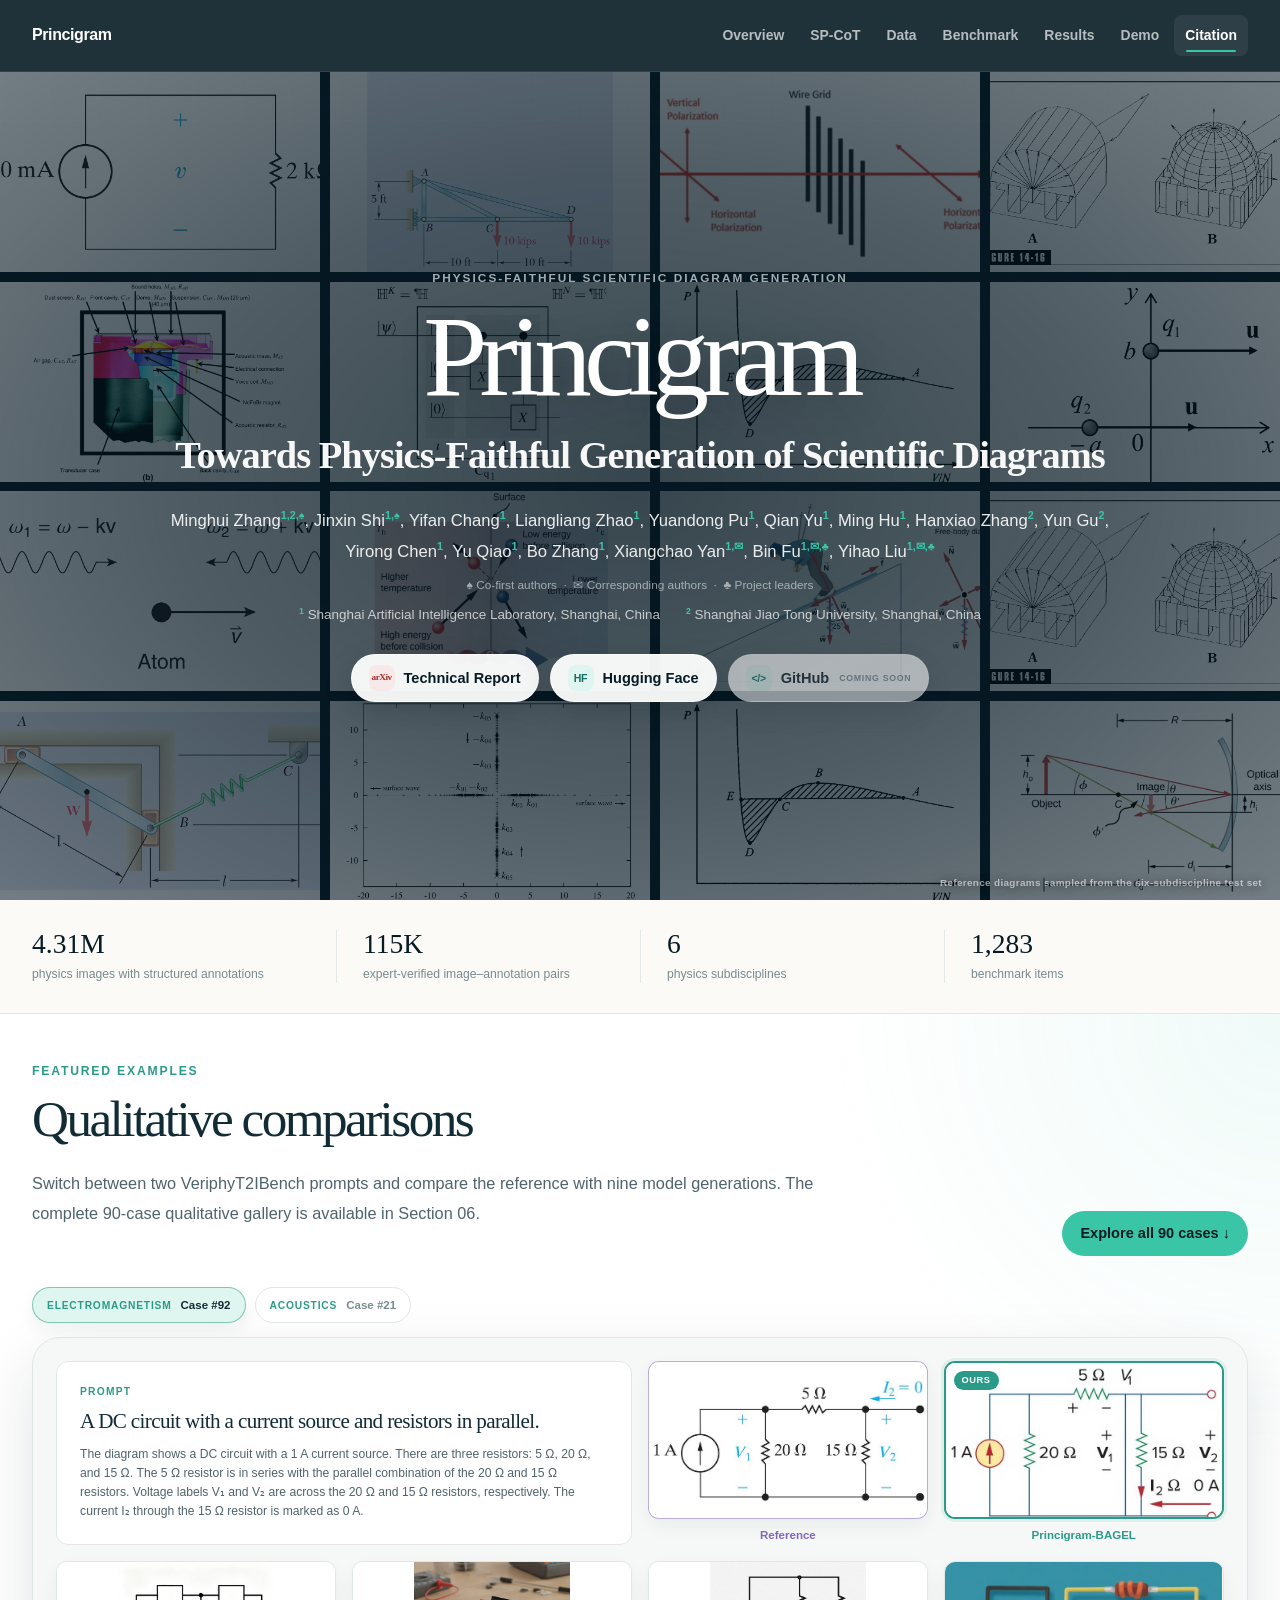
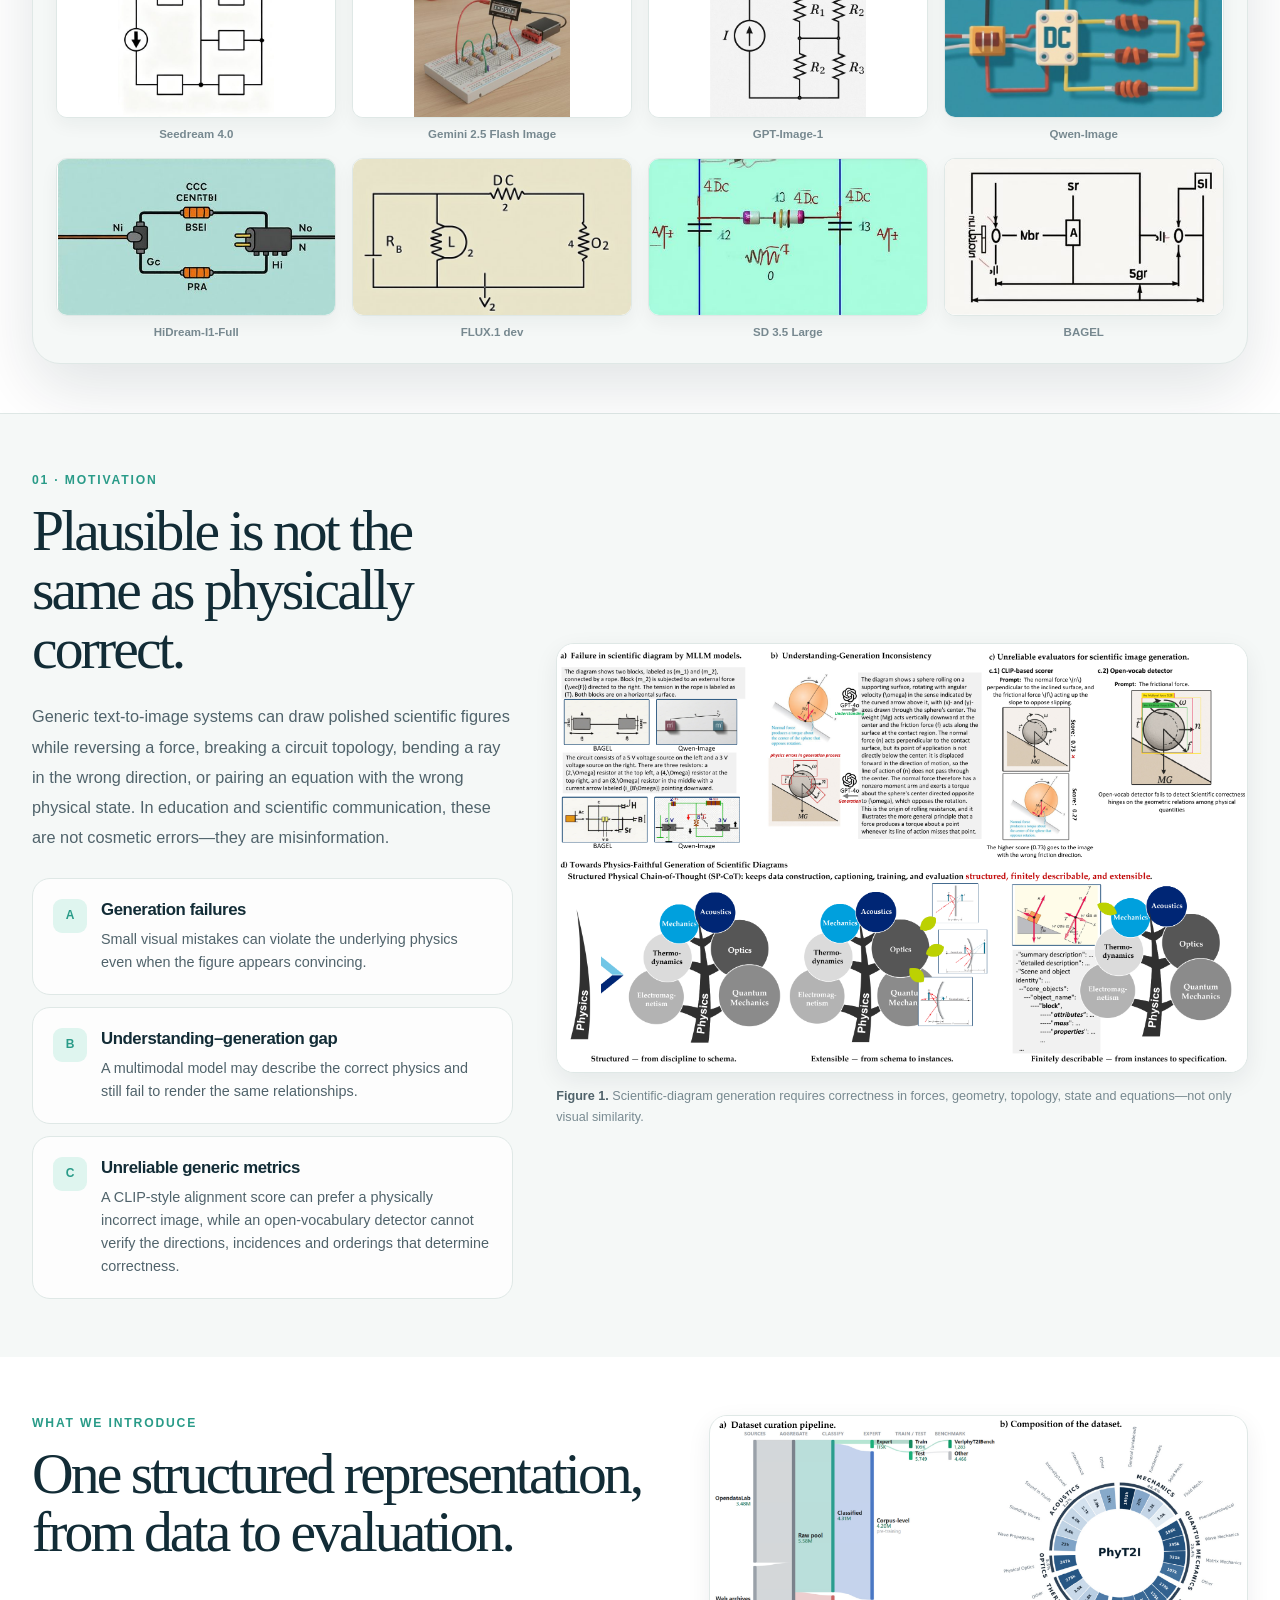
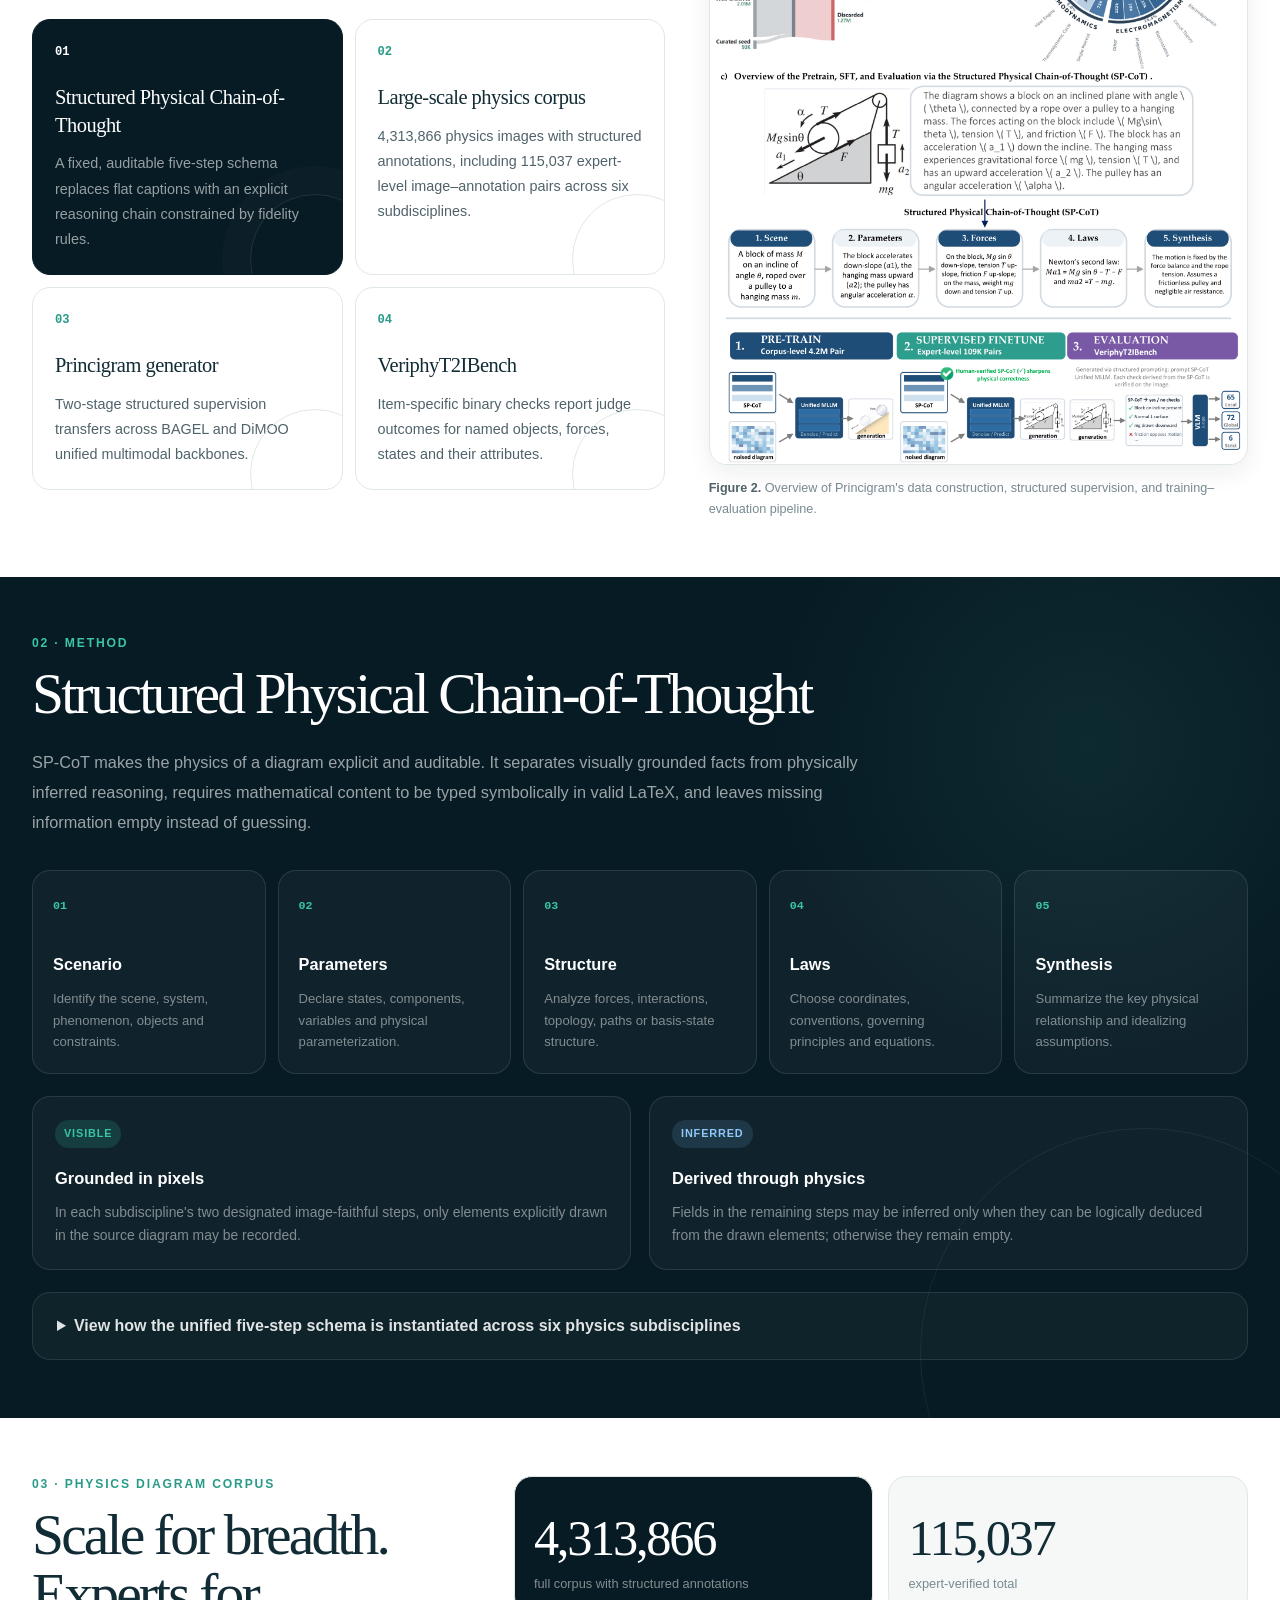
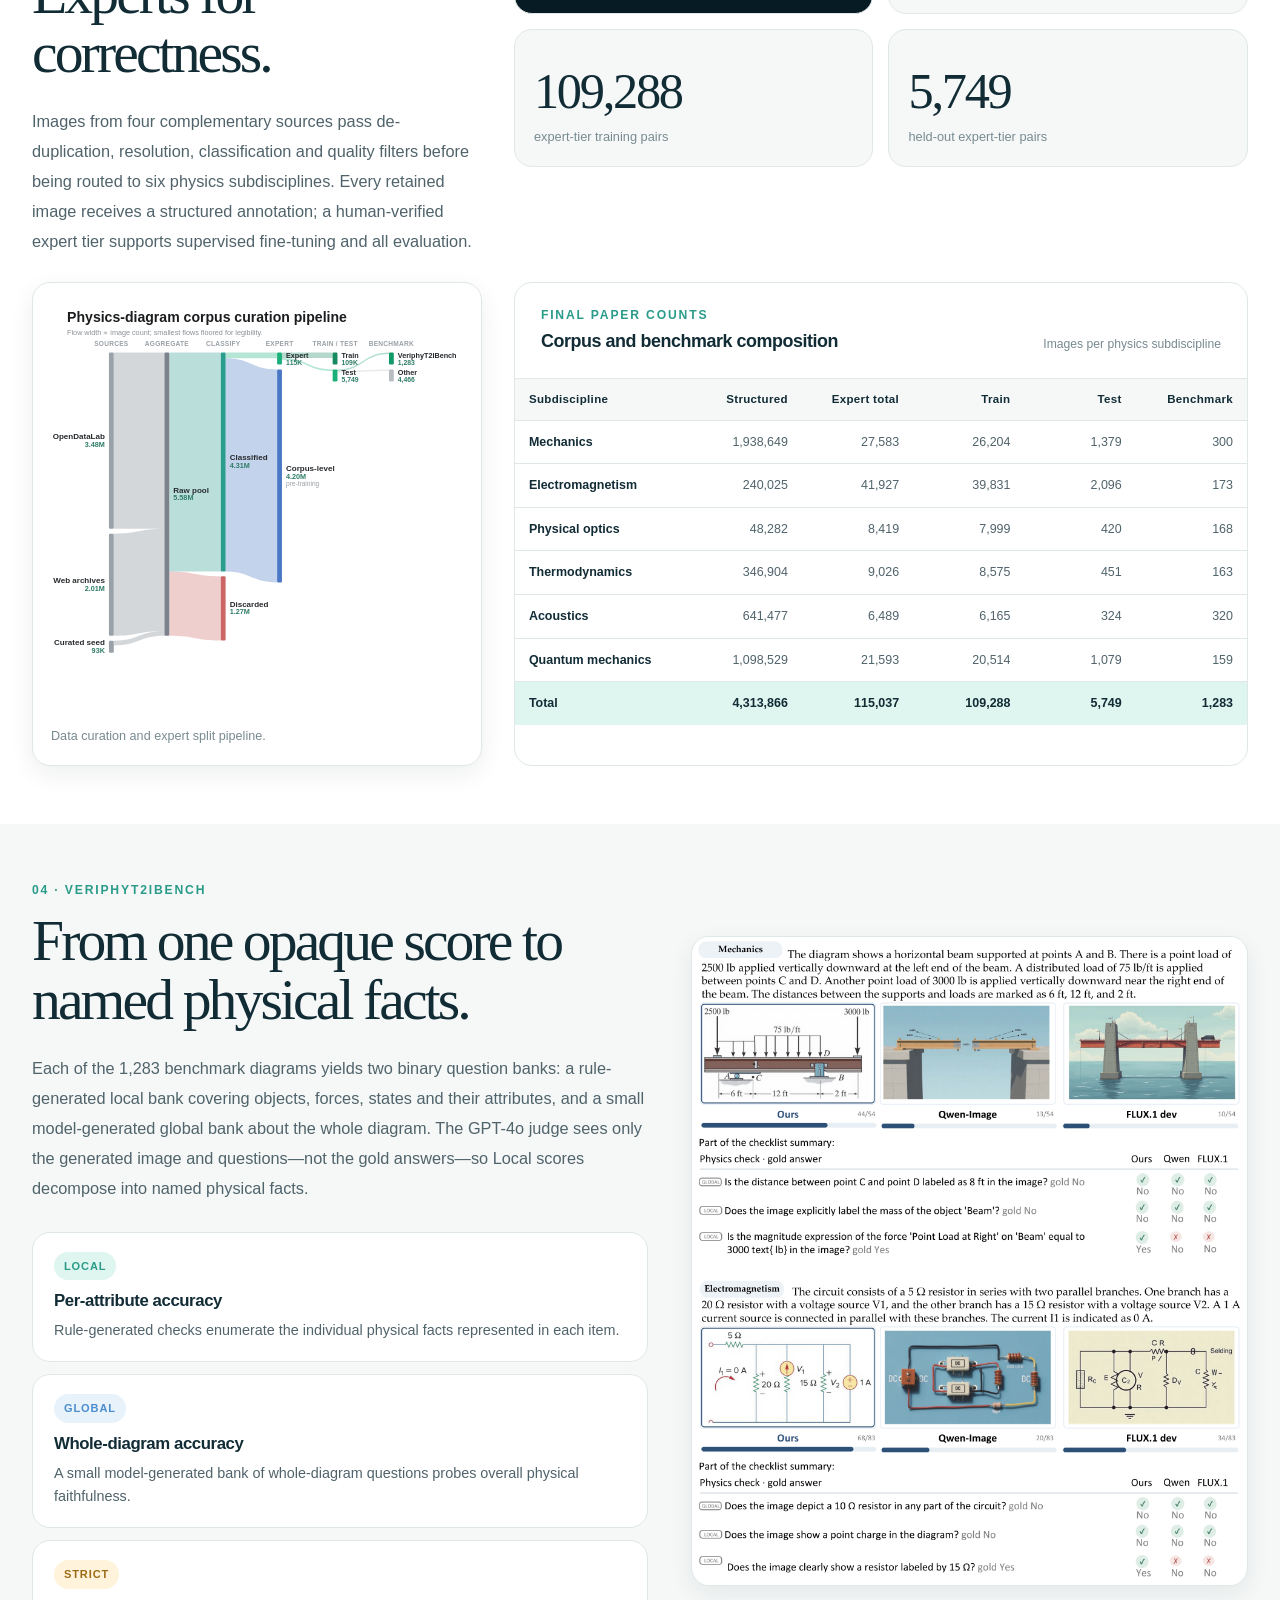
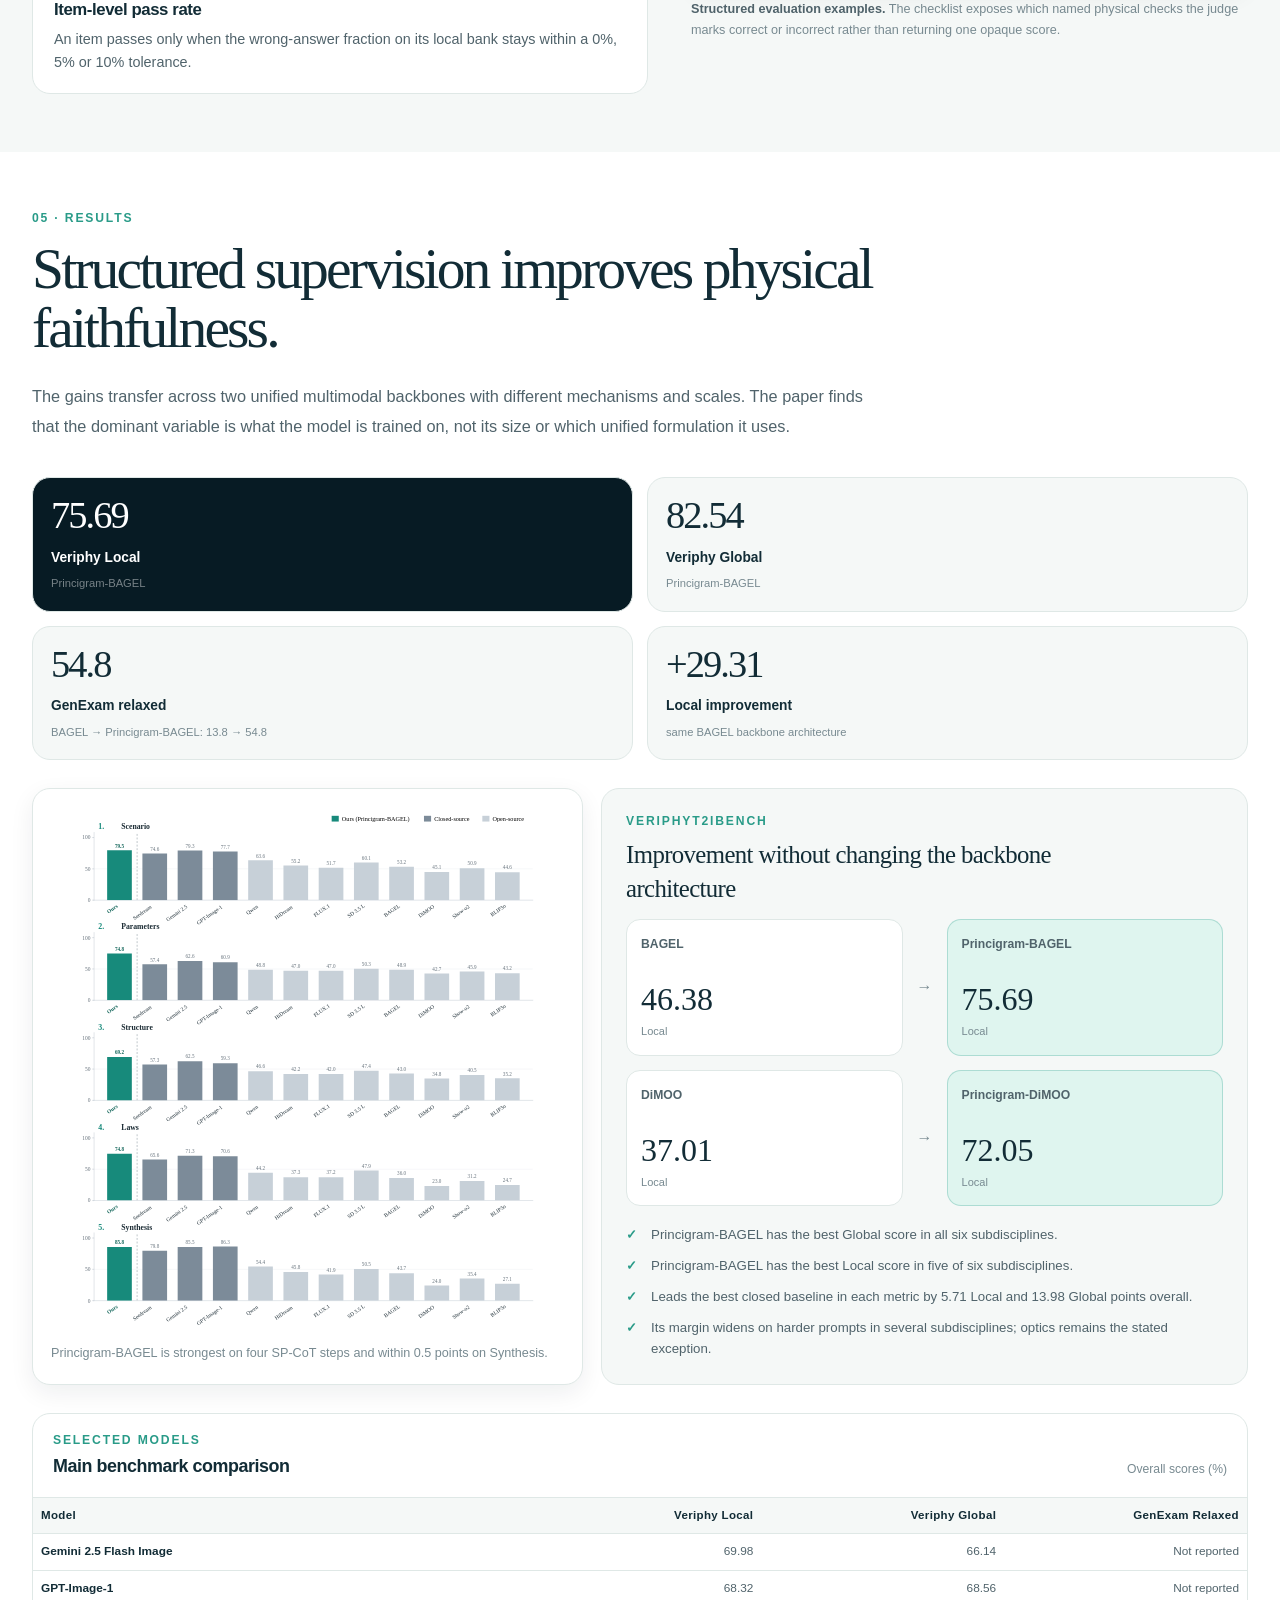
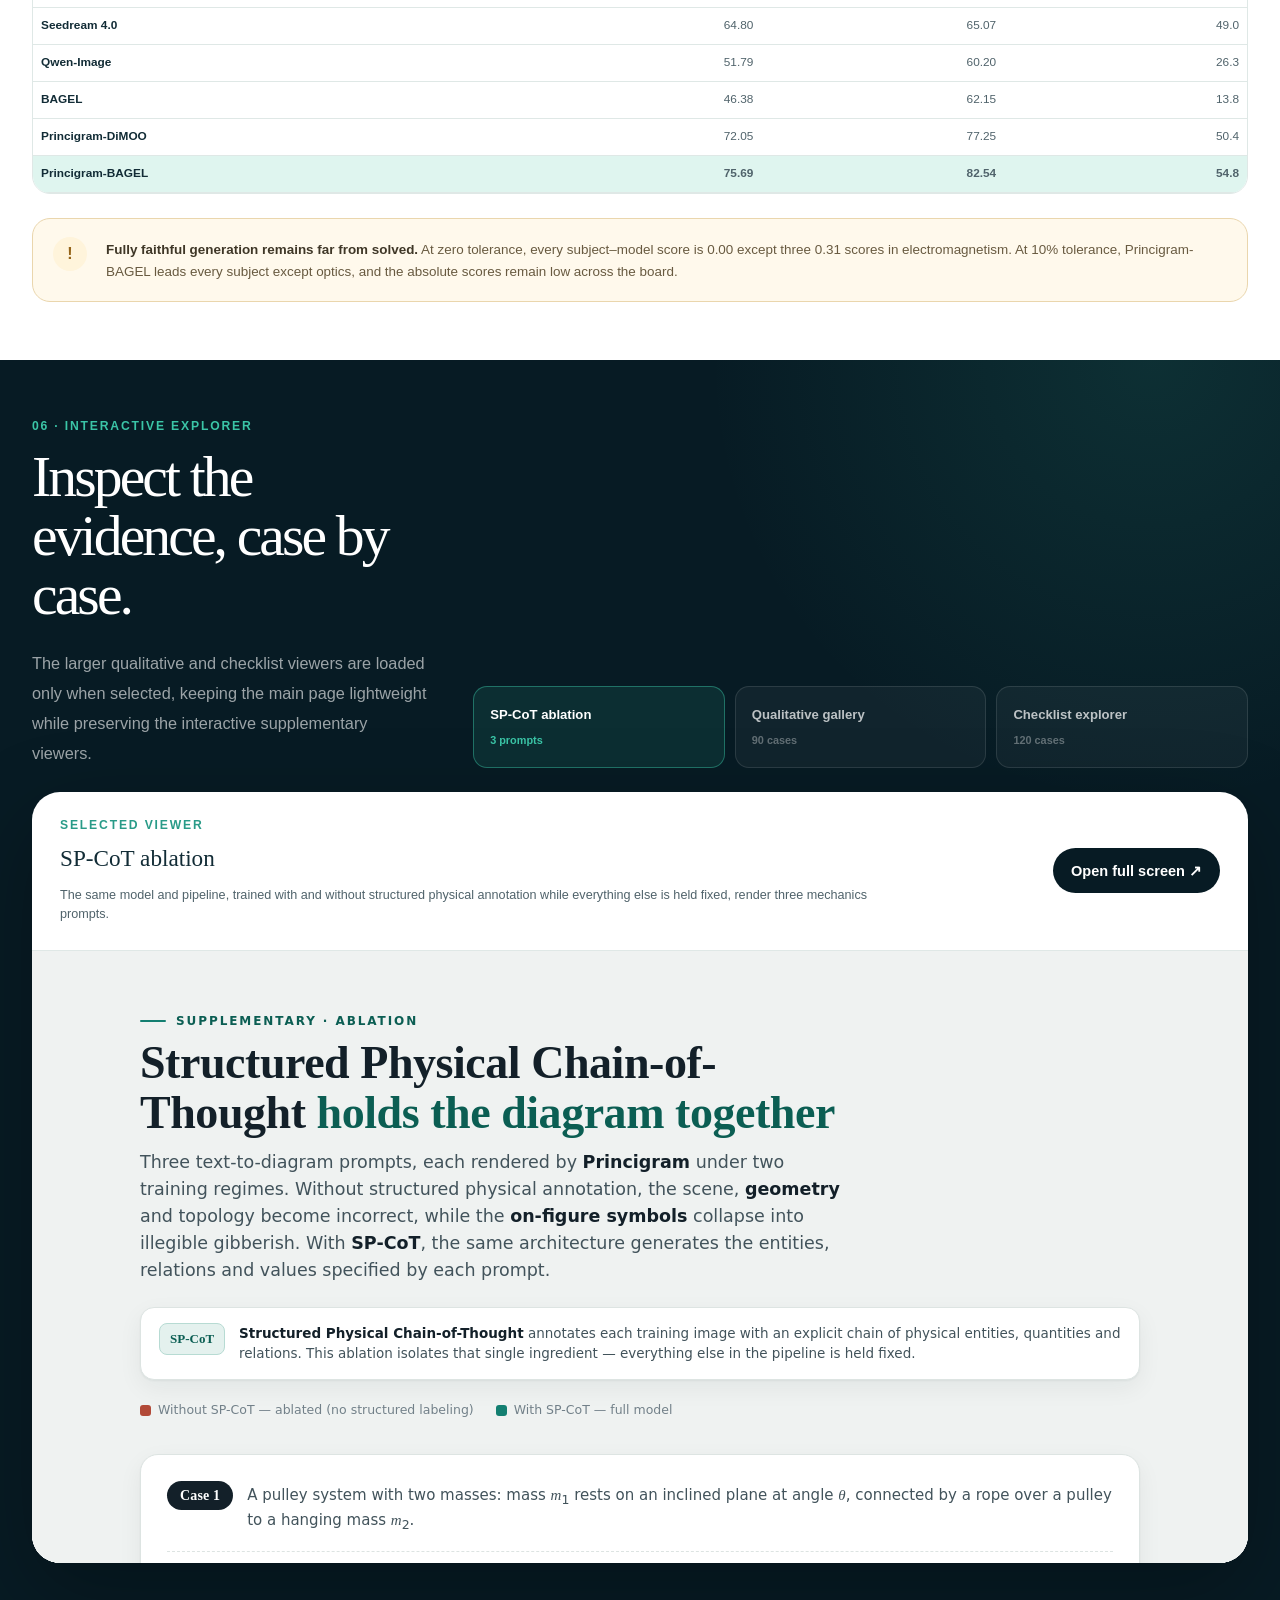
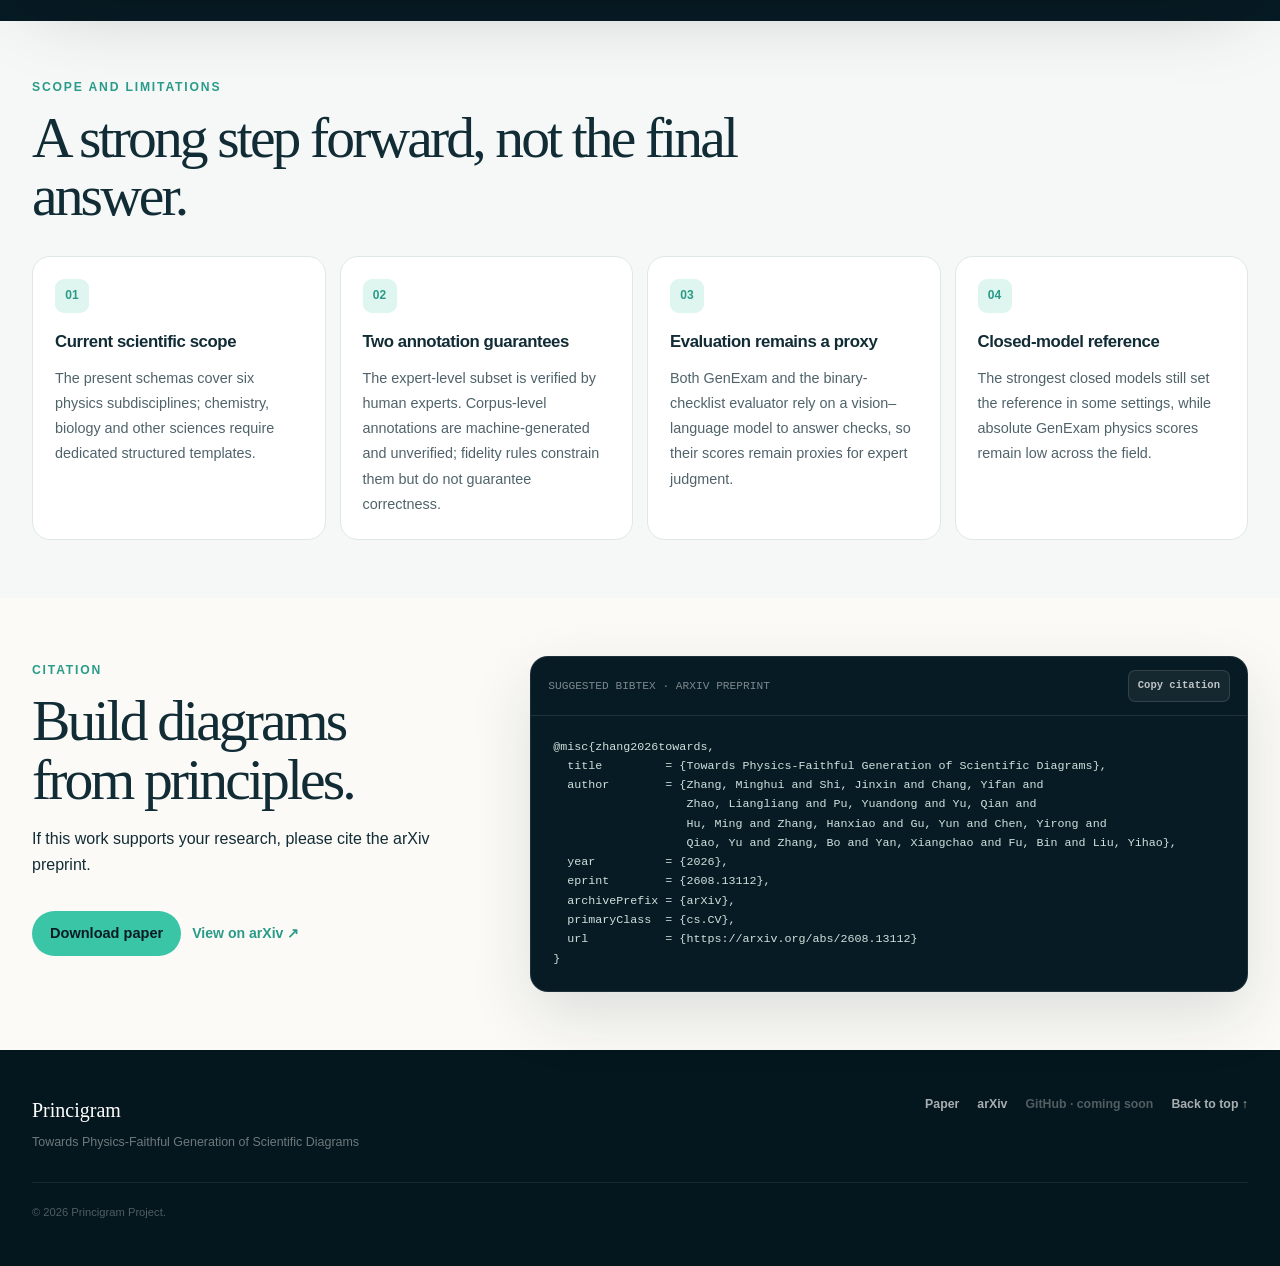
<file: index.html>
<!doctype html>
<html lang="en">
  <head>
    <meta charset="utf-8">
    <meta name="viewport" content="width=device-width, initial-scale=1">

    <title>Princigram — Physics-Faithful Scientific Diagram Generation</title>
    <meta
      name="description"
      content="Princigram uses Structured Physical Chain-of-Thought (SP-CoT) supervision to improve the physical faithfulness of generated scientific diagrams."
    >
    <meta name="theme-color" content="#071b24">

    <meta property="og:type" content="website">
    <meta property="og:title" content="Princigram">
    <meta property="og:description" content="Towards Physics-Faithful Generation of Scientific Diagrams">
    <meta property="og:image" content="https://sjxer.github.io/SP-CoT.github.io/assets/figures/problem-overview.png">
    <meta property="og:url" content="https://sjxer.github.io/SP-CoT.github.io/">

    <link rel="canonical" href="https://sjxer.github.io/SP-CoT.github.io/">
    <link rel="icon" href="assets/favicon.svg" type="image/svg+xml">
    <link rel="stylesheet" href="styles.css?v=20260819-9">
    <script src="scripts.js?v=20260819-4" defer></script>
  </head>

  <body>
    <a class="skip-link" href="#main-content">Skip to main content</a>

    <header class="site-header" data-header>
      <div class="nav-shell">
        <a class="brand" href="#top" aria-label="Princigram home">
          <span>Princigram</span>
        </a>

        <button
          class="nav-toggle"
          type="button"
          aria-expanded="false"
          aria-controls="site-nav"
          data-nav-toggle
        >
          <span class="sr-only">Toggle navigation</span>
          <span></span><span></span><span></span>
        </button>

        <nav class="site-nav" id="site-nav" aria-label="Primary navigation" data-nav>
          <a href="#overview">Overview</a>
          <a href="#spcot">SP-CoT</a>
          <a href="#data">Data</a>
          <a href="#benchmark">Benchmark</a>
          <a href="#results">Results</a>
          <a href="#interactive">Demo</a>
          <a href="#citation">Citation</a>
        </nav>
      </div>
    </header>

    <main id="main-content">
      <section class="hero" id="top" aria-labelledby="hero-title">
        <div class="hero-content page-shell">
          <p class="hero-eyebrow">Physics-faithful scientific diagram generation</p>
          <h1 id="hero-title">Princigram</h1>
          <p class="hero-subtitle">Towards Physics-Faithful Generation of Scientific Diagrams</p>

          <div class="hero-authorship">
            <p class="hero-authors">
              <span class="hero-author-line">
                <span class="hero-author">Minghui Zhang<sup>1,2,♠</sup></span>,
                <span class="hero-author">Jinxin Shi<sup>1,♠</sup></span>,
                <span class="hero-author">Yifan Chang<sup>1</sup></span>,
                <span class="hero-author">Liangliang Zhao<sup>1</sup></span>,
                <span class="hero-author">Yuandong Pu<sup>1</sup></span>,
                <span class="hero-author">Qian Yu<sup>1</sup></span>,
                <span class="hero-author">Ming Hu<sup>1</sup></span>,
                <span class="hero-author">Hanxiao Zhang<sup>2</sup></span>,
                <span class="hero-author">Yun Gu<sup>2</sup></span>,
              </span>
              <span class="hero-author-line">
                <span class="hero-author">Yirong Chen<sup>1</sup></span>,
                <span class="hero-author">Yu Qiao<sup>1</sup></span>,
                <span class="hero-author">Bo Zhang<sup>1</sup></span>,
                <span class="hero-author">Xiangchao Yan<sup>1,✉</sup></span>,
                <span class="hero-author">Bin Fu<sup>1,✉,♣</sup></span>,
                <span class="hero-author">Yihao Liu<sup>1,✉,♣</sup></span>
              </span>
            </p>
            <p class="hero-author-notes">♠ Co-first authors &nbsp;·&nbsp; ✉ Corresponding authors &nbsp;·&nbsp; ♣ Project leaders</p>
            <p class="hero-affiliations">
              <span><sup>1</sup> Shanghai Artificial Intelligence Laboratory, Shanghai, China</span>
              <span><sup>2</sup> Shanghai Jiao Tong University, Shanghai, China</span>
            </p>
          </div>

          <div class="hero-actions" aria-label="Project resources">
            <a class="button hero-resource" href="https://arxiv.org/abs/2608.13112" target="_blank" rel="noreferrer">
              <span class="resource-mark resource-mark-arxiv" aria-hidden="true">arXiv</span>
              <span>Technical Report</span>
            </a>
            <a class="button hero-resource" href="https://huggingface.co/papers/2608.13112" target="_blank" rel="noreferrer">
              <span class="resource-mark" aria-hidden="true">HF</span>
              <span>Hugging Face</span>
            </a>
            <span class="button hero-resource hero-resource-disabled" aria-disabled="true" title="GitHub link coming soon">
              <span class="resource-mark" aria-hidden="true">&lt;/&gt;</span>
              <span>GitHub</span>
              <small>Coming soon</small>
            </span>
          </div>
        </div>

        <!-- Thirty reproducibly sampled SciT2I test-set references across six physics subdisciplines. -->
        <div class="hero-gallery" aria-hidden="true" data-hero-gallery>
          <div class="hero-gallery-row">
            <div class="hero-gallery-set">
              <img src="assets/hero/inhouse/electromagnetism-183.webp" alt="" width="1200" height="675" decoding="async">
              <img src="assets/hero/inhouse/mechanics-106.webp" alt="" width="1200" height="675" decoding="async">
              <img src="assets/hero/inhouse/optics-105.webp" alt="" width="1200" height="675" decoding="async">
              <img src="assets/hero/inhouse/physical-acoustics-133.webp" alt="" width="1200" height="675" decoding="async">
              <img src="assets/hero/inhouse/quantum-mechanics-148.webp" alt="" width="1200" height="675" decoding="async">
              <img src="assets/hero/inhouse/thermodynamics-112.webp" alt="" width="1200" height="675" decoding="async">
              <img src="assets/hero/inhouse/electromagnetism-284.webp" alt="" width="1200" height="675" decoding="async">
              <img src="assets/hero/inhouse/mechanics-107.webp" alt="" width="1200" height="675" decoding="async">
              <img src="assets/hero/inhouse/optics-166.webp" alt="" width="1200" height="675" decoding="async">
              <img src="assets/hero/inhouse/physical-acoustics-48.webp" alt="" width="1200" height="675" decoding="async">
              <img src="assets/hero/inhouse/quantum-mechanics-2.webp" alt="" width="1200" height="675" decoding="async">
              <img src="assets/hero/inhouse/thermodynamics-117.webp" alt="" width="1200" height="675" decoding="async">
              <img src="assets/hero/inhouse/electromagnetism-306.webp" alt="" width="1200" height="675" decoding="async">
              <img src="assets/hero/inhouse/mechanics-174.webp" alt="" width="1200" height="675" decoding="async">
              <img src="assets/hero/inhouse/optics-58.webp" alt="" width="1200" height="675" decoding="async">
            </div>
          </div>
          <div class="hero-gallery-row">
            <div class="hero-gallery-set">
              <img src="assets/hero/inhouse/physical-acoustics-50.webp" alt="" width="1200" height="675" decoding="async">
              <img src="assets/hero/inhouse/quantum-mechanics-78.webp" alt="" width="1200" height="675" decoding="async">
              <img src="assets/hero/inhouse/thermodynamics-160.webp" alt="" width="1200" height="675" decoding="async">
              <img src="assets/hero/inhouse/electromagnetism-71.webp" alt="" width="1200" height="675" decoding="async">
              <img src="assets/hero/inhouse/mechanics-197.webp" alt="" width="1200" height="675" decoding="async">
              <img src="assets/hero/inhouse/optics-70.webp" alt="" width="1200" height="675" decoding="async">
              <img src="assets/hero/inhouse/physical-acoustics-89.webp" alt="" width="1200" height="675" decoding="async">
              <img src="assets/hero/inhouse/quantum-mechanics-80.webp" alt="" width="1200" height="675" decoding="async">
              <img src="assets/hero/inhouse/thermodynamics-71.webp" alt="" width="1200" height="675" decoding="async">
              <img src="assets/hero/inhouse/electromagnetism-88.webp" alt="" width="1200" height="675" decoding="async">
              <img src="assets/hero/inhouse/mechanics-273.webp" alt="" width="1200" height="675" decoding="async">
              <img src="assets/hero/inhouse/optics-8.webp" alt="" width="1200" height="675" decoding="async">
              <img src="assets/hero/inhouse/physical-acoustics-92.webp" alt="" width="1200" height="675" decoding="async">
              <img src="assets/hero/inhouse/quantum-mechanics-89.webp" alt="" width="1200" height="675" decoding="async">
              <img src="assets/hero/inhouse/thermodynamics-73.webp" alt="" width="1200" height="675" decoding="async">
            </div>
          </div>
          <div class="hero-gallery-row">
            <div class="hero-gallery-set">
              <img src="assets/hero/inhouse/quantum-mechanics-2.webp" alt="" width="1200" height="675" decoding="async">
              <img src="assets/hero/inhouse/thermodynamics-112.webp" alt="" width="1200" height="675" decoding="async">
              <img src="assets/hero/inhouse/mechanics-174.webp" alt="" width="1200" height="675" decoding="async">
              <img src="assets/hero/inhouse/physical-acoustics-133.webp" alt="" width="1200" height="675" decoding="async">
              <img src="assets/hero/inhouse/electromagnetism-306.webp" alt="" width="1200" height="675" decoding="async">
              <img src="assets/hero/inhouse/optics-166.webp" alt="" width="1200" height="675" decoding="async">
              <img src="assets/hero/inhouse/thermodynamics-117.webp" alt="" width="1200" height="675" decoding="async">
              <img src="assets/hero/inhouse/electromagnetism-183.webp" alt="" width="1200" height="675" decoding="async">
              <img src="assets/hero/inhouse/physical-acoustics-48.webp" alt="" width="1200" height="675" decoding="async">
              <img src="assets/hero/inhouse/mechanics-106.webp" alt="" width="1200" height="675" decoding="async">
              <img src="assets/hero/inhouse/quantum-mechanics-148.webp" alt="" width="1200" height="675" decoding="async">
              <img src="assets/hero/inhouse/optics-58.webp" alt="" width="1200" height="675" decoding="async">
              <img src="assets/hero/inhouse/electromagnetism-284.webp" alt="" width="1200" height="675" decoding="async">
              <img src="assets/hero/inhouse/mechanics-107.webp" alt="" width="1200" height="675" decoding="async">
              <img src="assets/hero/inhouse/optics-105.webp" alt="" width="1200" height="675" decoding="async">
            </div>
          </div>
          <div class="hero-gallery-row">
            <div class="hero-gallery-set">
              <img src="assets/hero/inhouse/mechanics-273.webp" alt="" width="1200" height="675" decoding="async">
              <img src="assets/hero/inhouse/physical-acoustics-92.webp" alt="" width="1200" height="675" decoding="async">
              <img src="assets/hero/inhouse/thermodynamics-160.webp" alt="" width="1200" height="675" decoding="async">
              <img src="assets/hero/inhouse/optics-70.webp" alt="" width="1200" height="675" decoding="async">
              <img src="assets/hero/inhouse/quantum-mechanics-89.webp" alt="" width="1200" height="675" decoding="async">
              <img src="assets/hero/inhouse/electromagnetism-71.webp" alt="" width="1200" height="675" decoding="async">
              <img src="assets/hero/inhouse/physical-acoustics-50.webp" alt="" width="1200" height="675" decoding="async">
              <img src="assets/hero/inhouse/thermodynamics-73.webp" alt="" width="1200" height="675" decoding="async">
              <img src="assets/hero/inhouse/quantum-mechanics-78.webp" alt="" width="1200" height="675" decoding="async">
              <img src="assets/hero/inhouse/optics-8.webp" alt="" width="1200" height="675" decoding="async">
              <img src="assets/hero/inhouse/mechanics-197.webp" alt="" width="1200" height="675" decoding="async">
              <img src="assets/hero/inhouse/electromagnetism-88.webp" alt="" width="1200" height="675" decoding="async">
              <img src="assets/hero/inhouse/physical-acoustics-89.webp" alt="" width="1200" height="675" decoding="async">
              <img src="assets/hero/inhouse/thermodynamics-71.webp" alt="" width="1200" height="675" decoding="async">
              <img src="assets/hero/inhouse/quantum-mechanics-80.webp" alt="" width="1200" height="675" decoding="async">
            </div>
          </div>
        </div>
        <p class="hero-gallery-caption">Reference diagrams sampled from the six-subdiscipline test set</p>
      </section>

      <section class="project-facts" aria-label="Project statistics">
        <dl class="project-stats page-shell">
          <div>
            <dt>4.31M</dt>
            <dd>physics images with structured annotations</dd>
          </div>
          <div>
            <dt>115K</dt>
            <dd>expert-verified image–annotation pairs</dd>
          </div>
          <div>
            <dt>6</dt>
            <dd>physics subdisciplines</dd>
          </div>
          <div>
            <dt>1,283</dt>
            <dd>benchmark items</dd>
          </div>
        </dl>
      </section>

      <section class="section featured-showcase" id="featured-comparisons" aria-labelledby="featured-title">
        <div class="page-shell page-shell-wide">
          <div class="featured-showcase-heading">
            <div class="section-heading compact">
              <p class="section-kicker">Featured examples</p>
              <h2 id="featured-title">Qualitative comparisons</h2>
              <p>
                Switch between two VeriphyT2IBench prompts and compare the reference with nine model
                generations. The complete 90-case qualitative gallery is available in Section 06.
              </p>
            </div>
            <a class="button button-primary featured-showcase-cta" href="#interactive" data-open-qualitative>
              Explore all 90 cases ↓
            </a>
          </div>

          <div class="featured-case-tabs" role="tablist" aria-label="Featured qualitative cases">
            <button
              class="featured-case-tab is-active"
              id="featured-tab-92"
              type="button"
              role="tab"
              aria-selected="true"
              aria-controls="featured-panel-92"
              data-featured-case-tab
            >
              <span>Electromagnetism</span>
              <strong>Case #92</strong>
            </button>
            <button
              class="featured-case-tab"
              id="featured-tab-21"
              type="button"
              role="tab"
              aria-selected="false"
              aria-controls="featured-panel-21"
              tabindex="-1"
              data-featured-case-tab
            >
              <span>Acoustics</span>
              <strong>Case #21</strong>
            </button>
          </div>

          <div class="featured-case-panels">
            <article
              class="qualitative-case"
              id="featured-panel-92"
              role="tabpanel"
              aria-labelledby="featured-tab-92"
              tabindex="0"
              data-featured-case-panel
            >
              <div class="qualitative-comparison-grid">
                <section class="qualitative-prompt" aria-labelledby="featured-case-title-92">
                <p>Prompt</p>
                  <h3 id="featured-case-title-92">A DC circuit with a current source and resistors in parallel.</h3>
                  <p>
                    The diagram shows a DC circuit with a 1 A current source. There are three resistors:
                    5 Ω, 20 Ω, and 15 Ω. The 5 Ω resistor is in series with the parallel combination of
                    the 20 Ω and 15 Ω resistors. Voltage labels V₁ and V₂ are across the 20 Ω and 15 Ω
                    resistors, respectively. The current I₂ through the 15 Ω resistor is marked as 0 A.
                  </p>
                </section>
                <figure class="showcase-comparison is-reference">
                  <button type="button" data-zoom="assets/showcase/case-92/reference.jpg" data-caption="Electromagnetism case 92 · Reference diagram">
                    <img src="assets/showcase/case-92/reference.jpg" alt="Reference diagram for Electromagnetism case 92" width="679" height="307" loading="lazy" decoding="async">
                  </button>
                  <figcaption>Reference</figcaption>
                </figure>
                <figure class="showcase-comparison is-ours">
                  <button type="button" data-zoom="assets/showcase/case-92/princigram-bagel.jpg" data-caption="Electromagnetism case 92 · Princigram-BAGEL generation">
                    <span>Ours</span>
                    <img src="assets/showcase/case-92/princigram-bagel.jpg" alt="Princigram-BAGEL generation for Electromagnetism case 92" width="680" height="382" loading="lazy" decoding="async">
                  </button>
                  <figcaption>Princigram-BAGEL</figcaption>
                </figure>
                <figure class="showcase-comparison">
                  <button type="button" data-zoom="assets/showcase/case-92/seedream-4-0.jpg" data-caption="Electromagnetism case 92 · Seedream 4.0 generation">
                    <img src="assets/showcase/case-92/seedream-4-0.jpg" alt="Seedream 4.0 generation for Electromagnetism case 92" width="460" height="460" loading="lazy" decoding="async">
                  </button>
                  <figcaption>Seedream 4.0</figcaption>
                </figure>
                <figure class="showcase-comparison">
                  <button type="button" data-zoom="assets/showcase/case-92/gemini-2-5-flash-image.jpg" data-caption="Electromagnetism case 92 · Gemini 2.5 Flash Image generation">
                    <img src="assets/showcase/case-92/gemini-2-5-flash-image.jpg" alt="Gemini 2.5 Flash Image generation for Electromagnetism case 92" width="460" height="460" loading="lazy" decoding="async">
                  </button>
                  <figcaption>Gemini 2.5 Flash Image</figcaption>
                </figure>
                <figure class="showcase-comparison">
                  <button type="button" data-zoom="assets/showcase/case-92/gpt-image-1.jpg" data-caption="Electromagnetism case 92 · GPT-Image-1 generation">
                    <img src="assets/showcase/case-92/gpt-image-1.jpg" alt="GPT-Image-1 generation for Electromagnetism case 92" width="460" height="460" loading="lazy" decoding="async">
                  </button>
                  <figcaption>GPT-Image-1</figcaption>
                </figure>
                <figure class="showcase-comparison">
                  <button type="button" data-zoom="assets/showcase/case-92/qwen-image.jpg" data-caption="Electromagnetism case 92 · Qwen-Image generation">
                    <img src="assets/showcase/case-92/qwen-image.jpg" alt="Qwen-Image generation for Electromagnetism case 92" width="680" height="382" loading="lazy" decoding="async">
                  </button>
                  <figcaption>Qwen-Image</figcaption>
                </figure>
                <figure class="showcase-comparison">
                  <button type="button" data-zoom="assets/showcase/case-92/hidream-i1-full.jpg" data-caption="Electromagnetism case 92 · HiDream-I1-Full generation">
                    <img src="assets/showcase/case-92/hidream-i1-full.jpg" alt="HiDream-I1-Full generation for Electromagnetism case 92" width="460" height="259" loading="lazy" decoding="async">
                  </button>
                  <figcaption>HiDream-I1-Full</figcaption>
                </figure>
                <figure class="showcase-comparison">
                  <button type="button" data-zoom="assets/showcase/case-92/flux-1-dev.jpg" data-caption="Electromagnetism case 92 · FLUX.1 dev generation">
                    <img src="assets/showcase/case-92/flux-1-dev.jpg" alt="FLUX.1 dev generation for Electromagnetism case 92" width="680" height="382" loading="lazy" decoding="async">
                  </button>
                  <figcaption>FLUX.1 dev</figcaption>
                </figure>
                <figure class="showcase-comparison">
                  <button type="button" data-zoom="assets/showcase/case-92/sd-3-5-large.jpg" data-caption="Electromagnetism case 92 · SD 3.5 Large generation">
                    <img src="assets/showcase/case-92/sd-3-5-large.jpg" alt="SD 3.5 Large generation for Electromagnetism case 92" width="460" height="258" loading="lazy" decoding="async">
                  </button>
                  <figcaption>SD 3.5 Large</figcaption>
                </figure>
                <figure class="showcase-comparison">
                  <button type="button" data-zoom="assets/showcase/case-92/bagel.jpg" data-caption="Electromagnetism case 92 · BAGEL generation">
                    <img src="assets/showcase/case-92/bagel.jpg" alt="BAGEL generation for Electromagnetism case 92" width="460" height="258" loading="lazy" decoding="async">
                  </button>
                  <figcaption>BAGEL</figcaption>
                </figure>
              </div>
            </article>

            <article
              class="qualitative-case"
              id="featured-panel-21"
              role="tabpanel"
              aria-labelledby="featured-tab-21"
              tabindex="0"
              data-featured-case-panel
              hidden
            >
              <div class="qualitative-comparison-grid">
                <section class="qualitative-prompt" aria-labelledby="featured-case-title-21">
                  <p>Prompt</p>
                  <h3 id="featured-case-title-21">A sound source emits waves towards a reflecting surface, demonstrating wave reflection.</h3>
                  <p>
                    The diagram shows a sound source S emitting waves towards a reflecting surface AB.
                    The incident angle θᵢ and the reflected angle θᵣ are marked. Distances d₁, d₂, and
                    d₃ are shown, along with paths R₁ and R₂ leading to point D.
                  </p>
                </section>
                <figure class="showcase-comparison is-reference">
                  <button type="button" data-zoom="assets/showcase/case-21/reference.jpg" data-caption="Acoustics case 21 · Reference diagram">
                    <img src="assets/showcase/case-21/reference.jpg" alt="Reference diagram for Acoustics case 21" width="679" height="509" loading="lazy" decoding="async">
                  </button>
                  <figcaption>Reference</figcaption>
                </figure>
                <figure class="showcase-comparison is-ours">
                  <button type="button" data-zoom="assets/showcase/case-21/princigram-bagel.jpg" data-caption="Acoustics case 21 · Princigram-BAGEL generation">
                    <span>Ours</span>
                    <img src="assets/showcase/case-21/princigram-bagel.jpg" alt="Princigram-BAGEL generation for Acoustics case 21" width="680" height="382" loading="lazy" decoding="async">
                  </button>
                  <figcaption>Princigram-BAGEL</figcaption>
                </figure>
                <figure class="showcase-comparison">
                  <button type="button" data-zoom="assets/showcase/case-21/seedream-4-0.jpg" data-caption="Acoustics case 21 · Seedream 4.0 generation">
                    <img src="assets/showcase/case-21/seedream-4-0.jpg" alt="Seedream 4.0 generation for Acoustics case 21" width="460" height="460" loading="lazy" decoding="async">
                  </button>
                  <figcaption>Seedream 4.0</figcaption>
                </figure>
                <figure class="showcase-comparison">
                  <button type="button" data-zoom="assets/showcase/case-21/gemini-2-5-flash-image.jpg" data-caption="Acoustics case 21 · Gemini 2.5 Flash Image generation">
                    <img src="assets/showcase/case-21/gemini-2-5-flash-image.jpg" alt="Gemini 2.5 Flash Image generation for Acoustics case 21" width="460" height="460" loading="lazy" decoding="async">
                  </button>
                  <figcaption>Gemini 2.5 Flash Image</figcaption>
                </figure>
                <figure class="showcase-comparison">
                  <button type="button" data-zoom="assets/showcase/case-21/gpt-image-1.jpg" data-caption="Acoustics case 21 · GPT-Image-1 generation">
                    <img src="assets/showcase/case-21/gpt-image-1.jpg" alt="GPT-Image-1 generation for Acoustics case 21" width="460" height="460" loading="lazy" decoding="async">
                  </button>
                  <figcaption>GPT-Image-1</figcaption>
                </figure>
                <figure class="showcase-comparison">
                  <button type="button" data-zoom="assets/showcase/case-21/qwen-image.jpg" data-caption="Acoustics case 21 · Qwen-Image generation">
                    <img src="assets/showcase/case-21/qwen-image.jpg" alt="Qwen-Image generation for Acoustics case 21" width="680" height="382" loading="lazy" decoding="async">
                  </button>
                  <figcaption>Qwen-Image</figcaption>
                </figure>
                <figure class="showcase-comparison">
                  <button type="button" data-zoom="assets/showcase/case-21/hidream-i1-full.jpg" data-caption="Acoustics case 21 · HiDream-I1-Full generation">
                    <img src="assets/showcase/case-21/hidream-i1-full.jpg" alt="HiDream-I1-Full generation for Acoustics case 21" width="460" height="259" loading="lazy" decoding="async">
                  </button>
                  <figcaption>HiDream-I1-Full</figcaption>
                </figure>
                <figure class="showcase-comparison">
                  <button type="button" data-zoom="assets/showcase/case-21/flux-1-dev.jpg" data-caption="Acoustics case 21 · FLUX.1 dev generation">
                    <img src="assets/showcase/case-21/flux-1-dev.jpg" alt="FLUX.1 dev generation for Acoustics case 21" width="680" height="382" loading="lazy" decoding="async">
                  </button>
                  <figcaption>FLUX.1 dev</figcaption>
                </figure>
                <figure class="showcase-comparison">
                  <button type="button" data-zoom="assets/showcase/case-21/sd-3-5-large.jpg" data-caption="Acoustics case 21 · SD 3.5 Large generation">
                    <img src="assets/showcase/case-21/sd-3-5-large.jpg" alt="SD 3.5 Large generation for Acoustics case 21" width="460" height="258" loading="lazy" decoding="async">
                  </button>
                  <figcaption>SD 3.5 Large</figcaption>
                </figure>
                <figure class="showcase-comparison">
                  <button type="button" data-zoom="assets/showcase/case-21/bagel.jpg" data-caption="Acoustics case 21 · BAGEL generation">
                    <img src="assets/showcase/case-21/bagel.jpg" alt="BAGEL generation for Acoustics case 21" width="460" height="258" loading="lazy" decoding="async">
                  </button>
                  <figcaption>BAGEL</figcaption>
                </figure>
              </div>
            </article>
          </div>
        </div>
      </section>

      <section class="section section-soft" id="overview" aria-labelledby="overview-title">
        <div class="page-shell overview-shell">
          <div class="section-heading">
            <p class="section-kicker">01 · Motivation</p>
            <h2 id="overview-title">Plausible is not the same as physically correct.</h2>
            <p>
              Generic text-to-image systems can draw polished scientific figures while reversing a
              force, breaking a circuit topology, bending a ray in the wrong direction, or pairing an
              equation with the wrong physical state. In education and scientific communication,
              these are not cosmetic errors—they are misinformation.
            </p>
          </div>

          <div class="problem-grid">
            <article>
              <span class="card-index">A</span>
              <h3>Generation failures</h3>
              <p>Small visual mistakes can violate the underlying physics even when the figure appears convincing.</p>
            </article>
            <article>
              <span class="card-index">B</span>
              <h3>Understanding–generation gap</h3>
              <p>A multimodal model may describe the correct physics and still fail to render the same relationships.</p>
            </article>
            <article>
              <span class="card-index">C</span>
              <h3>Unreliable generic metrics</h3>
              <p>A CLIP-style alignment score can prefer a physically incorrect image, while an open-vocabulary detector cannot verify the directions, incidences and orderings that determine correctness.</p>
            </article>
          </div>

          <figure class="paper-figure figure-wide">
            <button class="figure-button" type="button" data-zoom="assets/figures/problem-overview.png" data-caption="Challenges in physics-faithful scientific diagram generation and the SP-CoT approach.">
              <img
                src="assets/figures/problem-overview.png"
                alt="Examples of physical errors in generated scientific diagrams, understanding-generation inconsistency, unreliable evaluators, and the SP-CoT approach"
                width="2200"
                height="1363"
                loading="lazy"
              >
              <span>Click to enlarge</span>
            </button>
            <figcaption>
              <strong>Figure 1.</strong> Scientific-diagram generation requires correctness in forces,
              geometry, topology, state and equations—not only visual similarity.
            </figcaption>
          </figure>
        </div>
      </section>

      <section class="section" aria-labelledby="contribution-title">
        <div class="page-shell contribution-shell">
          <div class="section-heading compact">
            <p class="section-kicker">What we introduce</p>
            <h2 id="contribution-title">One structured representation, from data to evaluation.</h2>
          </div>

          <div class="contribution-grid">
            <article class="feature-card feature-accent">
              <p class="feature-number">01</p>
              <h3>Structured Physical Chain-of-Thought</h3>
              <p>A fixed, auditable five-step schema replaces flat captions with an explicit reasoning chain constrained by fidelity rules.</p>
            </article>
            <article class="feature-card">
              <p class="feature-number">02</p>
              <h3>Large-scale physics corpus</h3>
              <p>4,313,866 physics images with structured annotations, including 115,037 expert-level image–annotation pairs across six subdisciplines.</p>
            </article>
            <article class="feature-card">
              <p class="feature-number">03</p>
              <h3>Princigram generator</h3>
              <p>Two-stage structured supervision transfers across BAGEL and DiMOO unified multimodal backbones.</p>
            </article>
            <article class="feature-card">
              <p class="feature-number">04</p>
              <h3>VeriphyT2IBench</h3>
              <p>Item-specific binary checks report judge outcomes for named objects, forces, states and their attributes.</p>
            </article>
          </div>

          <figure class="paper-figure figure-tall">
            <button class="figure-button" type="button" data-zoom="assets/figures/framework-overview.png" data-caption="Data curation, SP-CoT supervision, training and evaluation pipeline.">
              <img
                src="assets/figures/framework-overview.png"
                alt="Overview of data curation, dataset composition, five-step SP-CoT, pre-training, supervised fine-tuning and evaluation"
                width="1800"
                height="2204"
                loading="lazy"
              >
              <span>Click to enlarge</span>
            </button>
            <figcaption>
              <strong>Figure 2.</strong> Overview of Princigram's data construction, structured
              supervision, and training–evaluation pipeline.
            </figcaption>
          </figure>
        </div>
      </section>

      <section class="section section-dark" id="spcot" aria-labelledby="spcot-title">
        <div class="page-shell spcot-shell">
          <div class="section-heading heading-on-dark">
            <p class="section-kicker">02 · Method</p>
            <h2 id="spcot-title">Structured Physical Chain-of-Thought</h2>
            <p>
              SP-CoT makes the physics of a diagram explicit and auditable. It separates visually
              grounded facts from physically inferred reasoning, requires mathematical content to be
              typed symbolically in valid LaTeX, and leaves missing information empty instead of guessing.
            </p>
          </div>

          <ol class="method-steps">
            <li>
              <span class="step-number">01</span>
              <div><h3>Scenario</h3><p>Identify the scene, system, phenomenon, objects and constraints.</p></div>
            </li>
            <li>
              <span class="step-number">02</span>
              <div><h3>Parameters</h3><p>Declare states, components, variables and physical parameterization.</p></div>
            </li>
            <li>
              <span class="step-number">03</span>
              <div><h3>Structure</h3><p>Analyze forces, interactions, topology, paths or basis-state structure.</p></div>
            </li>
            <li>
              <span class="step-number">04</span>
              <div><h3>Laws</h3><p>Choose coordinates, conventions, governing principles and equations.</p></div>
            </li>
            <li>
              <span class="step-number">05</span>
              <div><h3>Synthesis</h3><p>Summarize the key physical relationship and idealizing assumptions.</p></div>
            </li>
          </ol>

          <div class="grounding-grid">
            <article>
              <span class="grounding-badge visible">Visible</span>
              <h3>Grounded in pixels</h3>
              <p>In each subdiscipline's two designated image-faithful steps, only elements explicitly drawn in the source diagram may be recorded.</p>
            </article>
            <article>
              <span class="grounding-badge inferred">Inferred</span>
              <h3>Derived through physics</h3>
              <p>Fields in the remaining steps may be inferred only when they can be logically deduced from the drawn elements; otherwise they remain empty.</p>
            </article>
          </div>

          <details class="schema-table-details">
            <summary>View how the unified five-step schema is instantiated across six physics subdisciplines</summary>
            <div class="table-scroll" tabindex="0">
              <table class="schema-table">
                <thead>
                  <tr>
                    <th>Discipline</th>
                    <th>Scenario</th>
                    <th>Parameters</th>
                    <th>Structure</th>
                    <th>Laws</th>
                    <th>Synthesis</th>
                  </tr>
                </thead>
                <tbody>
                  <tr><th>Mechanics</th><td class="is-visible">Objects, attributes &amp; constraints</td><td>Motion state &amp; kinematic variables</td><td class="is-visible">Force analysis</td><td>Coordinate system &amp; Newton's laws</td><td>Key relationship &amp; assumptions</td></tr>
                  <tr><th>Electromagnetism</th><td>Subdomain &amp; problem type</td><td class="is-visible">Components, sources &amp; parameters</td><td class="is-visible">Circuit topology / field distribution &amp; state</td><td>Conventions &amp; Kirchhoff / Maxwell laws</td><td>Key relationship &amp; assumptions</td></tr>
                  <tr><th>Physical optics</th><td>Phenomenon type</td><td class="is-visible">Components &amp; parameters</td><td class="is-visible">Optical path, path &amp; phase difference</td><td>Principles &amp; condition equations</td><td>Key relationship &amp; assumptions</td></tr>
                  <tr><th>Thermodynamics</th><td>System definition &amp; problem type</td><td class="is-visible">Thermodynamic states P, V, T</td><td class="is-visible">Process path &amp; energy transfer</td><td>Governing laws &amp; equations</td><td>Key findings &amp; assumptions</td></tr>
                  <tr><th>Acoustics</th><td class="is-visible">Scene &amp; phenomenon</td><td class="is-visible">Components &amp; parameters</td><td>Geometry &amp; wave analysis</td><td>Conventions, principles &amp; equations</td><td>Key relationship &amp; assumptions</td></tr>
                  <tr><th>Quantum mechanics</th><td>Formalism, scenario &amp; degrees of freedom</td><td class="is-visible">Hamiltonian / landscape &amp; parameters</td><td class="is-visible">Boundary conditions / basis &amp; eigenstates</td><td>Evolution &amp; measurement equations</td><td>Key phenomena &amp; assumptions</td></tr>
                </tbody>
              </table>
            </div>
            <p class="table-note"><span></span> Green cells are constrained to contain only information explicitly visible in the source diagram.</p>
          </details>
        </div>
      </section>

      <section class="section" id="data" aria-labelledby="data-title">
        <div class="page-shell data-shell">
          <div class="section-heading">
            <p class="section-kicker">03 · Physics diagram corpus</p>
            <h2 id="data-title">Scale for breadth. Experts for correctness.</h2>
            <p>
              Images from four complementary sources pass de-duplication, resolution, classification
              and quality filters before being routed to six physics subdisciplines. Every retained image
              receives a structured annotation; a human-verified expert tier supports supervised
              fine-tuning and all evaluation.
            </p>
          </div>

          <div class="data-layout">
            <figure class="visual-card">
              <img
                src="assets/figures/data-pipeline.svg"
                alt="Data pipeline from a 5.58 million image raw pool to 4.31 million classified images, expert annotation, train and test sets, and VeriphyT2IBench"
                loading="lazy"
              >
              <figcaption>Data curation and expert split pipeline.</figcaption>
            </figure>

            <div class="data-facts">
              <article><strong>4,313,866</strong><span>full corpus with structured annotations</span></article>
              <article><strong>115,037</strong><span>expert-verified total</span></article>
              <article><strong>109,288</strong><span>expert-tier training pairs</span></article>
              <article><strong>5,749</strong><span>held-out expert-tier pairs</span></article>
            </div>
          </div>

          <div class="table-card">
            <div class="table-card-heading">
              <div><p class="mini-kicker">Final paper counts</p><h3>Corpus and benchmark composition</h3></div>
              <p>Images per physics subdiscipline</p>
            </div>
            <div class="table-scroll" tabindex="0">
              <table class="data-table">
                <thead>
                  <tr><th>Subdiscipline</th><th>Structured</th><th>Expert total</th><th>Train</th><th>Test</th><th>Benchmark</th></tr>
                </thead>
                <tbody>
                  <tr><th>Mechanics</th><td>1,938,649</td><td>27,583</td><td>26,204</td><td>1,379</td><td>300</td></tr>
                  <tr><th>Electromagnetism</th><td>240,025</td><td>41,927</td><td>39,831</td><td>2,096</td><td>173</td></tr>
                  <tr><th>Physical optics</th><td>48,282</td><td>8,419</td><td>7,999</td><td>420</td><td>168</td></tr>
                  <tr><th>Thermodynamics</th><td>346,904</td><td>9,026</td><td>8,575</td><td>451</td><td>163</td></tr>
                  <tr><th>Acoustics</th><td>641,477</td><td>6,489</td><td>6,165</td><td>324</td><td>320</td></tr>
                  <tr><th>Quantum mechanics</th><td>1,098,529</td><td>21,593</td><td>20,514</td><td>1,079</td><td>159</td></tr>
                </tbody>
                <tfoot>
                  <tr><th>Total</th><td>4,313,866</td><td>115,037</td><td>109,288</td><td>5,749</td><td>1,283</td></tr>
                </tfoot>
              </table>
            </div>
          </div>
        </div>
      </section>

      <section class="section section-soft" id="benchmark" aria-labelledby="benchmark-title">
        <div class="page-shell benchmark-shell">
          <div class="section-heading">
            <p class="section-kicker">04 · VeriphyT2IBench</p>
            <h2 id="benchmark-title">From one opaque score to named physical facts.</h2>
            <p>
              Each of the 1,283 benchmark diagrams yields two binary question banks: a rule-generated
              local bank covering objects, forces, states and their attributes, and a small model-generated
              global bank about the whole diagram. The GPT-4o judge sees only the generated image and
              questions—not the gold answers—so Local scores decompose into named physical facts.
            </p>
          </div>

          <div class="metric-definition-grid">
            <article><span>Local</span><h3>Per-attribute accuracy</h3><p>Rule-generated checks enumerate the individual physical facts represented in each item.</p></article>
            <article><span>Global</span><h3>Whole-diagram accuracy</h3><p>A small model-generated bank of whole-diagram questions probes overall physical faithfulness.</p></article>
            <article><span>Strict</span><h3>Item-level pass rate</h3><p>An item passes only when the wrong-answer fraction on its local bank stays within a 0%, 5% or 10% tolerance.</p></article>
          </div>

          <figure class="paper-figure figure-tall checklist-figure">
            <button class="figure-button" type="button" data-zoom="assets/figures/qualitative-checklist.png" data-caption="Generated diagrams evaluated with item-specific physical checklists.">
              <img
                src="assets/figures/qualitative-checklist.png"
                alt="Two benchmark examples comparing Princigram, Qwen-Image and FLUX.1 dev with per-attribute physics checklists"
                width="1800"
                height="2140"
                loading="lazy"
              >
              <span>Click to enlarge</span>
            </button>
            <figcaption>
              <strong>Structured evaluation examples.</strong> The checklist exposes which named
              physical checks the judge marks correct or incorrect rather than returning one opaque score.
            </figcaption>
          </figure>
        </div>
      </section>

      <section class="section" id="results" aria-labelledby="results-title">
        <div class="page-shell results-shell">
          <div class="section-heading">
            <p class="section-kicker">05 · Results</p>
            <h2 id="results-title">Structured supervision improves physical faithfulness.</h2>
            <p>
              The gains transfer across two unified multimodal backbones with different mechanisms and
              scales. The paper finds that the dominant variable is what the model is trained on, not its
              size or which unified formulation it uses.
            </p>
          </div>

          <div class="result-highlights">
            <article><strong>75.69</strong><span>Veriphy Local</span><small>Princigram-BAGEL</small></article>
            <article><strong>82.54</strong><span>Veriphy Global</span><small>Princigram-BAGEL</small></article>
            <article><strong>54.8</strong><span>GenExam relaxed</span><small>BAGEL → Princigram-BAGEL: 13.8 → 54.8</small></article>
            <article><strong>+29.31</strong><span>Local improvement</span><small>same BAGEL backbone architecture</small></article>
          </div>

          <div class="results-grid">
            <figure class="visual-card result-chart">
              <img
                src="assets/figures/reasoning-steps.svg"
                alt="Per-step faithfulness comparison across Scenario, Parameters, Structure, Laws and Synthesis"
                loading="lazy"
              >
              <figcaption>Princigram-BAGEL is strongest on four SP-CoT steps and within 0.5 points on Synthesis.</figcaption>
            </figure>

            <div class="results-copy">
              <p class="mini-kicker">VeriphyT2IBench</p>
              <h3>Improvement without changing the backbone architecture</h3>
              <div class="score-pair">
                <div><span>BAGEL</span><strong>46.38</strong><small>Local</small></div>
                <span class="score-arrow" aria-hidden="true">→</span>
                <div class="score-best"><span>Princigram-BAGEL</span><strong>75.69</strong><small>Local</small></div>
              </div>
              <div class="score-pair">
                <div><span>DiMOO</span><strong>37.01</strong><small>Local</small></div>
                <span class="score-arrow" aria-hidden="true">→</span>
                <div class="score-best"><span>Princigram-DiMOO</span><strong>72.05</strong><small>Local</small></div>
              </div>
              <ul class="check-list">
                <li>Princigram-BAGEL has the best Global score in all six subdisciplines.</li>
                <li>Princigram-BAGEL has the best Local score in five of six subdisciplines.</li>
                <li>Leads the best closed baseline in each metric by 5.71 Local and 13.98 Global points overall.</li>
                <li>Its margin widens on harder prompts in several subdisciplines; optics remains the stated exception.</li>
              </ul>
            </div>
          </div>

          <div class="table-card result-table-card">
            <div class="table-card-heading">
              <div><p class="mini-kicker">Selected models</p><h3>Main benchmark comparison</h3></div>
              <p>Overall scores (%)</p>
            </div>
            <div class="table-scroll" tabindex="0">
              <table class="data-table result-table">
                <thead><tr><th>Model</th><th>Veriphy Local</th><th>Veriphy Global</th><th>GenExam Relaxed</th></tr></thead>
                <tbody>
                  <tr><th>Gemini 2.5 Flash Image</th><td>69.98</td><td>66.14</td><td>Not reported</td></tr>
                  <tr><th>GPT-Image-1</th><td>68.32</td><td>68.56</td><td>Not reported</td></tr>
                  <tr><th>Seedream 4.0</th><td>64.80</td><td>65.07</td><td>49.0</td></tr>
                  <tr><th>Qwen-Image</th><td>51.79</td><td>60.20</td><td>26.3</td></tr>
                  <tr><th>BAGEL</th><td>46.38</td><td>62.15</td><td>13.8</td></tr>
                  <tr><th>Princigram-DiMOO</th><td>72.05</td><td>77.25</td><td>50.4</td></tr>
                  <tr class="ours-row"><th>Princigram-BAGEL</th><td><strong>75.69</strong></td><td><strong>82.54</strong></td><td><strong>54.8</strong></td></tr>
                </tbody>
              </table>
            </div>
          </div>

          <div class="honesty-note">
            <span aria-hidden="true">!</span>
            <p><strong>Fully faithful generation remains far from solved.</strong> At zero tolerance, every subject–model score is 0.00 except three 0.31 scores in electromagnetism. At 10% tolerance, Princigram-BAGEL leads every subject except optics, and the absolute scores remain low across the board.</p>
          </div>
        </div>
      </section>

      <section class="section section-demo" id="interactive" aria-labelledby="interactive-title">
        <div class="page-shell page-shell-wide demo-shell">
          <div class="section-heading heading-on-dark">
            <p class="section-kicker">06 · Interactive explorer</p>
            <h2 id="interactive-title">Inspect the evidence, case by case.</h2>
            <p>
              The larger qualitative and checklist viewers are loaded only when selected, keeping the
              main page lightweight while preserving the interactive supplementary viewers.
            </p>
          </div>

          <div class="demo-picker" role="tablist" aria-label="Interactive result viewers">
            <button
              class="demo-tab is-active"
              id="demo-tab-ablation"
              type="button"
              role="tab"
              aria-selected="true"
              aria-controls="demo-panel"
              data-demo-src="assets/demos/spcot-ablation.html"
              data-demo-title="SP-CoT ablation"
              data-demo-description="The same model and pipeline, trained with and without structured physical annotation while everything else is held fixed, render three mechanics prompts."
            >SP-CoT ablation <span>3 prompts</span></button>
            <button
              class="demo-tab"
              id="demo-tab-qualitative"
              type="button"
              role="tab"
              aria-selected="false"
              aria-controls="demo-panel"
              tabindex="-1"
              data-demo-src="assets/demos/qualitative-comparison.html"
              data-demo-title="Qualitative model comparison"
              data-demo-description="Explore an additional 90-case gallery based on VeriphyT2IBench evaluation data across six physics subdisciplines and twelve models; not all cases appear in the paper. This viewer is approximately 28 MB and loads on demand."
            >Qualitative gallery <span>90 cases</span></button>
            <button
              class="demo-tab"
              id="demo-tab-checklist"
              type="button"
              role="tab"
              aria-selected="false"
              aria-controls="demo-panel"
              tabindex="-1"
              data-demo-src="assets/demos/structured-evaluation.html"
              data-demo-title="Structured checklist evaluation"
              data-demo-description="Review a 120-case companion viewer with reference, Princigram, Qwen-Image, FLUX.1 dev and item-specific checks; it extends the two examples in paper Figure 13. This viewer is approximately 21 MB and loads on demand."
            >Checklist explorer <span>120 cases</span></button>
          </div>

          <div class="demo-panel" id="demo-panel" role="tabpanel" aria-labelledby="demo-tab-ablation">
            <div class="demo-panel-bar">
              <div>
                <p class="mini-kicker">Selected viewer</p>
                <h3 data-demo-heading>SP-CoT ablation</h3>
                <p data-demo-copy>The same model and pipeline, trained with and without structured physical annotation while everything else is held fixed, render three mechanics prompts.</p>
              </div>
              <a class="button button-dark" href="assets/demos/spcot-ablation.html" target="_blank" rel="noreferrer" data-demo-open>Open full screen ↗</a>
            </div>
            <div class="demo-frame-wrap is-loading" data-demo-wrap>
              <div class="demo-loading" data-demo-loading><span></span> Loading interactive viewer…</div>
              <iframe
                title="SP-CoT ablation interactive viewer"
                src="assets/demos/spcot-ablation.html"
                loading="lazy"
                sandbox="allow-scripts allow-same-origin allow-popups allow-downloads"
                data-demo-frame
              ></iframe>
            </div>
            <noscript>
              <p class="noscript-links">
                JavaScript is disabled. Open the
                <a href="assets/demos/spcot-ablation.html">ablation</a>,
                <a href="assets/demos/qualitative-comparison.html">qualitative</a>, or
                <a href="assets/demos/structured-evaluation.html">checklist</a> viewer directly.
              </p>
            </noscript>
          </div>
        </div>
      </section>

      <section class="section section-soft" aria-labelledby="limitations-title">
        <div class="page-shell limitations-shell">
          <div class="section-heading compact">
            <p class="section-kicker">Scope and limitations</p>
            <h2 id="limitations-title">A strong step forward, not the final answer.</h2>
          </div>
          <div class="limitation-grid">
            <article><span>01</span><h3>Current scientific scope</h3><p>The present schemas cover six physics subdisciplines; chemistry, biology and other sciences require dedicated structured templates.</p></article>
            <article><span>02</span><h3>Two annotation guarantees</h3><p>The expert-level subset is verified by human experts. Corpus-level annotations are machine-generated and unverified; fidelity rules constrain them but do not guarantee correctness.</p></article>
            <article><span>03</span><h3>Evaluation remains a proxy</h3><p>Both GenExam and the binary-checklist evaluator rely on a vision–language model to answer checks, so their scores remain proxies for expert judgment.</p></article>
            <article><span>04</span><h3>Closed-model reference</h3><p>The strongest closed models still set the reference in some settings, while absolute GenExam physics scores remain low across the field.</p></article>
          </div>
        </div>
      </section>

      <section class="section citation-section" id="citation" aria-labelledby="citation-title">
        <div class="page-shell">
          <div class="citation-grid">
            <div class="section-heading compact citation-copy">
              <p class="section-kicker">Citation</p>
              <h2 id="citation-title">Build diagrams from principles.</h2>
              <p>If this work supports your research, please cite the arXiv preprint.</p>
              <div class="citation-actions">
                <a class="button button-primary" href="assets/paper/princigram-paper.pdf">Download paper</a>
                <a class="text-link" href="https://arxiv.org/abs/2608.13112" target="_blank" rel="noreferrer">View on arXiv ↗</a>
              </div>
            </div>

            <div class="bibtex-card">
              <div class="bibtex-bar"><span>Suggested BibTeX · arXiv preprint</span><button type="button" data-copy-citation>Copy citation</button></div>
              <pre id="bibtex"><code>@misc{zhang2026towards,
  title         = {Towards Physics-Faithful Generation of Scientific Diagrams},
  author        = {Zhang, Minghui and Shi, Jinxin and Chang, Yifan and
                   Zhao, Liangliang and Pu, Yuandong and Yu, Qian and
                   Hu, Ming and Zhang, Hanxiao and Gu, Yun and Chen, Yirong and
                   Qiao, Yu and Zhang, Bo and Yan, Xiangchao and Fu, Bin and Liu, Yihao},
  year          = {2026},
  eprint        = {2608.13112},
  archivePrefix = {arXiv},
  primaryClass  = {cs.CV},
  url           = {https://arxiv.org/abs/2608.13112}
}</code></pre>
            </div>
          </div>
        </div>
      </section>
    </main>

    <footer class="site-footer">
      <div class="page-shell footer-grid">
        <div><strong>Princigram</strong><p>Towards Physics-Faithful Generation of Scientific Diagrams</p></div>
        <div class="footer-links">
          <a href="assets/paper/princigram-paper.pdf">Paper</a>
          <a href="https://arxiv.org/abs/2608.13112" target="_blank" rel="noreferrer">arXiv</a>
          <span class="footer-link-disabled">GitHub · coming soon</span>
          <a href="#top">Back to top ↑</a>
        </div>
        <p class="footer-meta">© <span data-year>2026</span> Princigram Project.</p>
      </div>
    </footer>

    <dialog class="image-dialog" aria-labelledby="image-dialog-caption" data-image-dialog>
      <button type="button" class="dialog-close" aria-label="Close image preview" data-dialog-close>×</button>
      <div class="dialog-content">
        <img alt="" data-dialog-image>
        <p id="image-dialog-caption" data-dialog-caption></p>
      </div>
    </dialog>
  </body>
</html>
</file>
<file: styles.css>
:root {
  --night: #071b24;
  --night-2: #0b2732;
  --night-3: #113744;
  --ink: #122c36;
  --ink-soft: #50636b;
  --ink-muted: #788a91;
  --paper: #ffffff;
  --paper-soft: #f5f8f7;
  --paper-warm: #fbfaf6;
  --line: #dfe8e6;
  --line-dark: rgba(255, 255, 255, 0.14);
  --teal: #299b88;
  --teal-bright: #3bc5a7;
  --teal-pale: #dff5ef;
  --blue: #4b8dcc;
  --blue-pale: #e8f2fb;
  --gold: #e4a941;
  --gold-pale: #fff4db;
  --purple: #8168bd;
  --radius-sm: 10px;
  --radius: 18px;
  --radius-lg: 28px;
  --shadow-sm: 0 8px 24px rgba(8, 35, 45, 0.07);
  --shadow: 0 24px 64px rgba(8, 35, 45, 0.12);
  --max-width: 2080px;
  --wide-width: 2280px;
  --header-height: 72px;
  color-scheme: light;
}

*,
*::before,
*::after {
  box-sizing: border-box;
}

html {
  scroll-behavior: smooth;
  scroll-padding-top: calc(var(--header-height) + 22px);
}

body {
  margin: 0;
  background: var(--paper);
  color: var(--ink);
  font-family: Inter, ui-sans-serif, -apple-system, BlinkMacSystemFont, "Segoe UI", sans-serif;
  font-size: 16px;
  line-height: 1.65;
  -webkit-font-smoothing: antialiased;
  text-rendering: optimizeLegibility;
}

img,
svg {
  display: block;
  max-width: 100%;
}

button,
input,
textarea,
select {
  font: inherit;
}

button,
a {
  -webkit-tap-highlight-color: transparent;
}

a {
  color: inherit;
}

::selection {
  background: var(--teal-pale);
  color: var(--night);
}

:focus-visible {
  outline: 3px solid rgba(59, 197, 167, 0.65);
  outline-offset: 3px;
}

.sr-only {
  position: absolute !important;
  width: 1px !important;
  height: 1px !important;
  padding: 0 !important;
  margin: -1px !important;
  overflow: hidden !important;
  clip: rect(0, 0, 0, 0) !important;
  white-space: nowrap !important;
  border: 0 !important;
}

.skip-link {
  position: fixed;
  top: 10px;
  left: 10px;
  z-index: 9999;
  padding: 10px 16px;
  border-radius: 8px;
  background: var(--paper);
  color: var(--night);
  font-weight: 700;
  transform: translateY(-140%);
  transition: transform 0.2s ease;
}

.skip-link:focus {
  transform: translateY(0);
}

.page-shell,
.narrow-shell {
  width: min(calc(100% - 64px), var(--max-width));
  margin-inline: auto;
}

.page-shell-wide {
  width: min(calc(100% - 64px), var(--wide-width));
  max-width: var(--wide-width);
}

.narrow-shell {
  max-width: 1080px;
}

.site-header {
  position: sticky;
  top: 0;
  z-index: 1000;
  height: var(--header-height);
  border-bottom: 1px solid rgba(255, 255, 255, 0.08);
  background: rgba(7, 27, 36, 0.9);
  color: #fff;
  backdrop-filter: blur(18px);
  -webkit-backdrop-filter: blur(18px);
}

.nav-shell {
  display: flex;
  align-items: center;
  justify-content: space-between;
  width: min(calc(100% - 64px), var(--wide-width));
  height: 100%;
  margin-inline: auto;
}

.brand {
  display: inline-flex;
  align-items: center;
  color: #fff;
  font-weight: 800;
  letter-spacing: -0.025em;
  text-decoration: none;
}

.site-nav {
  display: flex;
  align-items: center;
  gap: 4px;
}

.site-nav a {
  position: relative;
  padding: 9px 11px;
  border-radius: 8px;
  color: rgba(255, 255, 255, 0.68);
  font-size: 0.87rem;
  font-weight: 650;
  text-decoration: none;
  transition: color 0.2s ease, background 0.2s ease;
}

.site-nav a:hover,
.site-nav a.is-active {
  background: rgba(255, 255, 255, 0.07);
  color: #fff;
}

.site-nav a.is-active::after {
  content: "";
  position: absolute;
  right: 12px;
  bottom: 4px;
  left: 12px;
  height: 2px;
  border-radius: 2px;
  background: var(--teal-bright);
}

.nav-toggle {
  display: none;
  width: 42px;
  height: 42px;
  padding: 10px;
  border: 1px solid rgba(255, 255, 255, 0.14);
  border-radius: 10px;
  background: transparent;
  color: #fff;
  cursor: pointer;
}

.nav-toggle > span:not(.sr-only) {
  display: block;
  width: 100%;
  height: 2px;
  margin: 4px 0;
  border-radius: 2px;
  background: currentColor;
  transition: transform 0.2s ease, opacity 0.2s ease;
}

.hero {
  position: relative;
  isolation: isolate;
  height: calc(100vh - var(--header-height));
  height: calc(100svh - var(--header-height));
  height: calc(100dvh - var(--header-height));
  min-height: 0;
  overflow: hidden;
  background:
    radial-gradient(circle at 78% 12%, rgba(55, 184, 162, 0.18), transparent 30%),
    linear-gradient(145deg, #061920 0%, #09242e 58%, #071a22 100%);
  color: #fff;
}

.hero::before,
.hero::after {
  content: "";
  position: absolute;
  inset: 0;
  z-index: 1;
  pointer-events: none;
}

.hero::before {
  background: radial-gradient(
    ellipse at center,
    rgba(5, 23, 34, 0.8) 0%,
    rgba(5, 23, 34, 0.7) 52%,
    rgba(5, 23, 34, 0.56) 100%
  );
}

.hero::after {
  opacity: 0.18;
  background-image:
    linear-gradient(rgba(255, 255, 255, 0.025) 1px, transparent 1px),
    linear-gradient(90deg, rgba(255, 255, 255, 0.025) 1px, transparent 1px);
  background-size: 48px 48px;
  mask-image: linear-gradient(to bottom, #000, transparent 82%);
}

.hero-content {
  position: relative;
  z-index: 2;
  display: flex;
  flex-direction: column;
  align-items: center;
  justify-content: center;
  height: 100%;
  min-height: 0;
  padding-block: clamp(32px, 4vh, 58px);
  text-align: center;
}

.section-kicker,
.mini-kicker {
  margin: 0;
  color: var(--teal);
  font-size: 0.76rem;
  font-weight: 800;
  letter-spacing: 0.15em;
  line-height: 1.4;
  text-transform: uppercase;
}

.hero-eyebrow {
  margin: 0;
  color: rgba(255, 255, 255, 0.64);
  font-size: 0.74rem;
  font-weight: 800;
  letter-spacing: 0.17em;
  line-height: 1.4;
  text-transform: uppercase;
}

.hero h1 {
  margin: 16px 0 0;
  font-family: Georgia, "Times New Roman", serif;
  font-size: clamp(4.8rem, 9vw, 7.8rem);
  font-weight: 500;
  letter-spacing: -0.068em;
  line-height: 0.92;
  text-shadow: 0 8px 34px rgba(0, 0, 0, 0.24);
}

.hero-subtitle {
  max-width: 1060px;
  margin: 24px 0 0;
  color: rgba(255, 255, 255, 0.96);
  font-family: Georgia, "Times New Roman", serif;
  font-size: clamp(1.6rem, 3vw, 2.9rem);
  font-weight: 600;
  letter-spacing: -0.025em;
  line-height: 1.16;
}

.hero-authorship {
  width: min(100%, 1480px);
  margin-top: 28px;
}

.hero-authors {
  margin: 0;
  color: rgba(255, 255, 255, 0.9);
  font-size: clamp(0.9rem, 1.3vw, 1.04rem);
  line-height: 1.85;
}

.hero-author-line {
  display: inline;
}

.hero-author {
  display: inline-block;
  white-space: nowrap;
}

.hero-authors sup,
.hero-affiliations sup {
  color: var(--teal-bright);
  font-size: 0.65em;
  font-weight: 800;
}

.hero-author-notes {
  margin: 8px 0 0;
  color: rgba(255, 255, 255, 0.55);
  font-size: 0.74rem;
}

.hero-affiliations {
  display: flex;
  flex-wrap: wrap;
  justify-content: center;
  gap: 6px 26px;
  margin: 9px 0 0;
  color: rgba(255, 255, 255, 0.72);
  font-size: 0.84rem;
}

.hero-actions {
  display: flex;
  flex-wrap: wrap;
  justify-content: center;
  gap: 11px;
  margin-top: 27px;
}

.citation-actions {
  display: flex;
  flex-wrap: wrap;
  gap: 11px;
  margin-top: 32px;
}

.button {
  display: inline-flex;
  align-items: center;
  justify-content: center;
  min-height: 45px;
  padding: 10px 17px;
  border: 1px solid transparent;
  border-radius: 999px;
  font-size: 0.91rem;
  font-weight: 750;
  line-height: 1;
  text-decoration: none;
  transition: transform 0.2s ease, background 0.2s ease, border-color 0.2s ease;
}

.button:hover {
  transform: translateY(-2px);
}

.button-primary {
  background: var(--teal-bright);
  color: var(--night);
}

.button-primary:hover {
  background: #54d5b7;
}

.button-secondary {
  border-color: rgba(255, 255, 255, 0.16);
  background: rgba(255, 255, 255, 0.06);
  color: #fff;
}

.button-secondary:hover {
  border-color: rgba(255, 255, 255, 0.28);
  background: rgba(255, 255, 255, 0.11);
}

.hero-resource {
  min-height: 48px;
  gap: 9px;
  border-color: rgba(255, 255, 255, 0.76);
  background: rgba(255, 255, 255, 0.94);
  color: var(--night);
  box-shadow: 0 10px 30px rgba(0, 0, 0, 0.16);
}

.hero-resource:hover {
  border-color: #fff;
  background: #fff;
}

.resource-mark {
  display: grid;
  place-items: center;
  width: 26px;
  height: 26px;
  border-radius: 8px;
  background: var(--teal-pale);
  color: #126f60;
  font-size: 0.66rem;
  font-weight: 900;
  letter-spacing: -0.03em;
}

.resource-mark-arxiv {
  background: #f6e9e8;
  color: #a42c2a;
  font-family: Georgia, "Times New Roman", serif;
  font-size: 0.58rem;
  letter-spacing: -0.055em;
}

.hero-resource small {
  margin-left: 1px;
  color: var(--ink-muted);
  font-size: 0.55rem;
  font-weight: 800;
  letter-spacing: 0.08em;
  text-transform: uppercase;
}

.hero-resource-disabled {
  opacity: 0.58;
  cursor: not-allowed;
  user-select: none;
}

.hero-resource-disabled:hover {
  transform: none;
  background: rgba(255, 255, 255, 0.94);
}

.button-dark {
  border-color: rgba(7, 27, 36, 0.12);
  background: var(--night);
  color: #fff;
}

.hero-gallery {
  --hero-gallery-gap: 10px;
  --hero-gallery-half-gap: 5px;
  position: absolute;
  inset: 0;
  z-index: 0;
  display: grid;
  grid-template-rows: repeat(4, minmax(0, 1fr));
  gap: var(--hero-gallery-gap);
  overflow: hidden;
  background: #071b24;
}

.hero-gallery-row,
.hero-gallery-set {
  display: flex;
  flex: none;
  gap: var(--hero-gallery-gap);
  min-width: max-content;
  height: 100%;
}

.hero-gallery-row {
  will-change: transform;
}

.hero-gallery.is-ready .hero-gallery-row {
  animation: hero-gallery-scroll 86s linear infinite;
}

.hero-gallery.is-ready .hero-gallery-row:nth-child(even) {
  animation-direction: reverse;
}

.hero-gallery img {
  flex: 0 0 clamp(320px, 22vw, 520px);
  width: clamp(320px, 22vw, 520px);
  height: 100%;
  max-width: none;
  object-fit: cover;
  filter: saturate(0.92) contrast(1.04);
}

@keyframes hero-gallery-scroll {
  from { transform: translateX(0); }
  to { transform: translateX(calc(-50% - var(--hero-gallery-half-gap))); }
}

.hero-gallery-caption {
  position: absolute;
  right: 18px;
  bottom: 10px;
  z-index: 2;
  max-width: calc(100% - 36px);
  margin: 0;
  color: rgba(255, 255, 255, 0.58);
  font-size: 0.62rem;
  font-weight: 650;
  letter-spacing: 0.035em;
  line-height: 1.4;
  text-align: right;
  text-shadow: 0 1px 8px rgba(0, 0, 0, 0.55);
  pointer-events: none;
}

.project-facts {
  border-bottom: 1px solid var(--line);
  background: var(--paper-warm);
}

.project-stats {
  display: grid;
  grid-template-columns: repeat(4, minmax(0, 1fr));
  margin-block: 0;
  padding-block: 30px;
}

.project-stats div {
  padding-inline: 26px;
  border-left: 1px solid var(--line);
}

.project-stats div:first-child {
  padding-left: 0;
  border-left: 0;
}

.project-stats dt {
  color: var(--night);
  font-family: Georgia, "Times New Roman", serif;
  font-size: 1.72rem;
  line-height: 1;
}

.project-stats dd {
  margin: 8px 0 0;
  color: var(--ink-muted);
  font-size: 0.76rem;
  line-height: 1.4;
}

.featured-showcase {
  border-bottom: 1px solid var(--line);
  background:
    radial-gradient(circle at 100% 0%, rgba(59, 197, 167, 0.08), transparent 28%),
    #fff;
}

.section.featured-showcase {
  padding-block: clamp(48px, 5.5vh, 64px);
}

.featured-showcase-heading {
  display: flex;
  align-items: flex-end;
  justify-content: space-between;
  gap: 32px;
  margin-bottom: 28px;
}

.featured-showcase-heading .section-heading {
  max-width: 1080px;
  margin-bottom: 0;
}

.featured-showcase-heading .section-heading h2 {
  font-size: clamp(2.35rem, 4vw, 3.8rem);
}

.featured-showcase-cta {
  flex: none;
  margin-bottom: 3px;
  white-space: nowrap;
}

.featured-case-tabs {
  display: flex;
  align-items: center;
  width: min(100%, 2180px);
  gap: 9px;
  margin: 0 auto 14px;
}

.featured-case-tab {
  display: flex;
  align-items: baseline;
  gap: 9px;
  padding: 9px 14px;
  border: 1px solid var(--line);
  border-radius: 999px;
  background: #fff;
  color: var(--ink-muted);
  cursor: pointer;
  transition: border-color 0.2s ease, background 0.2s ease, color 0.2s ease, box-shadow 0.2s ease;
}

.featured-case-tab:hover,
.featured-case-tab.is-active {
  border-color: rgba(41, 155, 136, 0.52);
  background: var(--teal-pale);
  color: var(--ink);
  box-shadow: 0 7px 18px rgba(8, 35, 45, 0.06);
}

.featured-case-tab span {
  color: var(--teal);
  font-size: 0.64rem;
  font-weight: 850;
  letter-spacing: 0.08em;
  line-height: 1.4;
  text-transform: uppercase;
}

.featured-case-tab strong {
  font-size: 0.72rem;
  font-weight: 800;
  line-height: 1.4;
}

.featured-case-panels {
  width: min(100%, 2180px);
  min-width: 0;
  margin-inline: auto;
}

.qualitative-case {
  padding: clamp(18px, 1.8vw, 26px);
  border: 1px solid var(--line);
  border-radius: var(--radius-lg);
  background: var(--paper-soft);
  box-shadow: var(--shadow);
}

.qualitative-case[hidden] {
  display: none;
}

.qualitative-comparison-grid {
  display: grid;
  grid-template-columns: repeat(4, minmax(0, 1fr));
  gap: clamp(12px, 1.2vw, 18px);
  align-items: stretch;
}

.qualitative-prompt {
  grid-column: span 2;
  min-width: 0;
  padding: clamp(18px, 1.8vw, 26px);
  border: 1px solid var(--line);
  border-radius: 12px;
  background: #fff;
}

.qualitative-prompt > p:first-child {
  margin: 0;
  color: var(--teal);
  font-size: 0.64rem;
  font-weight: 850;
  letter-spacing: 0.12em;
  line-height: 1.4;
  text-transform: uppercase;
}

.qualitative-prompt h3 {
  max-width: 1040px;
  margin: 10px 0 0;
  color: var(--ink);
  font-family: Georgia, "Times New Roman", serif;
  font-size: clamp(1.25rem, 1.65vw, 1.85rem);
  font-weight: 500;
  letter-spacing: -0.03em;
  line-height: 1.14;
}

.qualitative-prompt > p:last-child {
  max-width: 1100px;
  margin: 12px 0 0;
  color: var(--ink-soft);
  font-size: clamp(0.76rem, 0.78vw, 0.88rem);
  line-height: 1.56;
}

.showcase-comparison {
  min-width: 0;
  margin: 0;
}

.showcase-comparison button {
  position: relative;
  display: block;
  width: 100%;
  aspect-ratio: 16 / 9;
  padding: 0;
  overflow: hidden;
  border: 1px solid var(--line);
  border-radius: 11px;
  background: #fff;
  box-shadow: 0 7px 18px rgba(8, 35, 45, 0.05);
  cursor: zoom-in;
  transition: transform 0.2s ease, border-color 0.2s ease, box-shadow 0.2s ease;
}

.showcase-comparison button:hover {
  transform: translateY(-2px);
  box-shadow: 0 12px 24px rgba(8, 35, 45, 0.1);
}

.showcase-comparison button:focus-visible {
  outline: 3px solid rgba(41, 155, 136, 0.38);
  outline-offset: 3px;
}

.showcase-comparison.is-reference button {
  border-color: rgba(129, 104, 189, 0.55);
}

.showcase-comparison.is-ours button {
  border: 2px solid var(--teal);
  box-shadow: 0 0 0 3px rgba(41, 155, 136, 0.1);
}

.showcase-comparison img {
  width: 100%;
  height: 100%;
  object-fit: contain;
  background: #fff;
}

.showcase-comparison button > span {
  position: absolute;
  top: 8px;
  left: 8px;
  z-index: 1;
  padding: 3px 8px;
  border-radius: 999px;
  background: var(--teal);
  color: #fff;
  font-size: 0.58rem;
  font-weight: 900;
  letter-spacing: 0.06em;
  line-height: 1.4;
  text-transform: uppercase;
}

.showcase-comparison figcaption {
  margin-top: 8px;
  color: var(--ink-muted);
  font-size: 0.72rem;
  font-weight: 700;
  line-height: 1.4;
  text-align: center;
}

.showcase-comparison.is-reference figcaption {
  color: var(--purple);
}

.showcase-comparison.is-ours figcaption {
  color: var(--teal);
}

.section {
  padding: 72px 0;
}

.section-soft {
  background: var(--paper-soft);
}

.section-dark {
  position: relative;
  overflow: hidden;
  background:
    radial-gradient(circle at 85% 20%, rgba(72, 173, 157, 0.1), transparent 25%),
    var(--night);
  color: #fff;
}

.section-dark::after {
  content: "";
  position: absolute;
  right: -90px;
  bottom: -160px;
  width: 450px;
  height: 450px;
  border: 1px solid rgba(255, 255, 255, 0.06);
  border-radius: 50%;
  pointer-events: none;
}

.section-heading {
  max-width: 920px;
  margin-bottom: 36px;
}

.section-heading.compact {
  max-width: 820px;
  margin-bottom: 30px;
}

.section-heading h2 {
  margin: 13px 0 0;
  color: var(--ink);
  font-family: Georgia, "Times New Roman", serif;
  font-size: clamp(2.35rem, 4.5vw, 4.15rem);
  font-weight: 500;
  letter-spacing: -0.05em;
  line-height: 1.02;
}

.section-heading > p:last-child {
  max-width: 860px;
  margin: 23px 0 0;
  color: var(--ink-soft);
  font-size: 1.02rem;
  line-height: 1.85;
}

.heading-on-dark h2 {
  color: #fff;
}

.heading-on-dark > p:last-child {
  color: rgba(255, 255, 255, 0.6);
}

.heading-on-dark .section-kicker {
  color: var(--teal-bright);
}

.problem-grid {
  display: grid;
  grid-template-columns: repeat(3, minmax(0, 1fr));
  gap: 18px;
  margin-bottom: 46px;
}

.problem-grid article,
.feature-card,
.metric-definition-grid article,
.limitation-grid article {
  border: 1px solid var(--line);
  border-radius: var(--radius);
  background: rgba(255, 255, 255, 0.78);
}

.problem-grid article {
  padding: 28px;
}

.card-index,
.limitation-grid article > span {
  display: inline-grid;
  place-items: center;
  width: 34px;
  height: 34px;
  border-radius: 9px;
  background: var(--teal-pale);
  color: var(--teal);
  font-size: 0.75rem;
  font-weight: 850;
}

.problem-grid h3,
.feature-card h3,
.metric-definition-grid h3,
.limitation-grid h3,
.results-copy h3,
.table-card-heading h3 {
  margin: 18px 0 0;
  color: var(--ink);
  font-size: 1.05rem;
  letter-spacing: -0.025em;
  line-height: 1.35;
}

.problem-grid p,
.feature-card > p:last-child,
.metric-definition-grid p,
.limitation-grid p {
  margin: 12px 0 0;
  color: var(--ink-soft);
  font-size: 0.9rem;
  line-height: 1.75;
}

.paper-figure {
  margin: 0 auto;
}

.figure-wide {
  max-width: 1120px;
}

.figure-tall {
  max-width: 940px;
}

.figure-button {
  position: relative;
  display: block;
  width: 100%;
  padding: 0;
  overflow: hidden;
  border: 1px solid var(--line);
  border-radius: var(--radius);
  background: #fff;
  box-shadow: var(--shadow-sm);
  cursor: zoom-in;
}

.figure-button img {
  width: 100%;
  height: auto;
  transition: transform 0.35s ease;
}

.figure-button:hover img {
  transform: scale(1.008);
}

.figure-button > span {
  position: absolute;
  right: 14px;
  bottom: 14px;
  padding: 7px 11px;
  border: 1px solid rgba(255, 255, 255, 0.24);
  border-radius: 999px;
  background: rgba(7, 27, 36, 0.78);
  color: #fff;
  font-size: 0.7rem;
  font-weight: 750;
  opacity: 0;
  transform: translateY(5px);
  transition: opacity 0.2s ease, transform 0.2s ease;
  backdrop-filter: blur(8px);
}

.figure-button:hover > span,
.figure-button:focus-visible > span {
  opacity: 1;
  transform: translateY(0);
}

.paper-figure figcaption,
.visual-card figcaption {
  margin-top: 13px;
  color: var(--ink-muted);
  font-size: 0.79rem;
  line-height: 1.65;
}

.paper-figure figcaption strong {
  color: var(--ink-soft);
}

.contribution-grid {
  display: grid;
  grid-template-columns: repeat(2, minmax(0, 1fr));
  gap: 18px;
  margin-bottom: 58px;
}

.feature-card {
  position: relative;
  min-height: 230px;
  padding: 30px;
  overflow: hidden;
  background: #fff;
}

.feature-card::after {
  content: "";
  position: absolute;
  right: -38px;
  bottom: -50px;
  width: 130px;
  height: 130px;
  border: 1px solid var(--line);
  border-radius: 50%;
}

.feature-accent {
  background: var(--night);
  border-color: var(--night);
}

.feature-accent h3,
.feature-accent .feature-number {
  color: #fff;
}

.feature-accent > p:last-child {
  color: rgba(255, 255, 255, 0.58);
}

.feature-accent::after {
  border-color: rgba(255, 255, 255, 0.1);
  box-shadow: 0 0 0 28px rgba(255, 255, 255, 0.018);
}

.feature-number {
  margin: 0;
  color: var(--teal);
  font-family: ui-monospace, SFMono-Regular, Menlo, Consolas, monospace;
  font-size: 0.76rem;
  font-weight: 800;
}

.feature-card h3 {
  max-width: 350px;
  margin-top: 36px;
  font-family: Georgia, "Times New Roman", serif;
  font-size: 1.5rem;
  font-weight: 500;
}

.method-steps {
  position: relative;
  z-index: 1;
  display: grid;
  grid-template-columns: repeat(5, minmax(0, 1fr));
  gap: 12px;
  margin: 0;
  padding: 0;
  list-style: none;
}

.method-steps li {
  min-height: 205px;
  padding: 22px;
  border: 1px solid rgba(255, 255, 255, 0.1);
  border-radius: var(--radius);
  background: rgba(255, 255, 255, 0.04);
}

.step-number {
  display: inline-block;
  color: var(--teal-bright);
  font-family: ui-monospace, SFMono-Regular, Menlo, Consolas, monospace;
  font-size: 0.73rem;
  font-weight: 800;
}

.method-steps h3 {
  margin: 44px 0 0;
  color: #fff;
  font-size: 1.02rem;
}

.method-steps p {
  margin: 10px 0 0;
  color: rgba(255, 255, 255, 0.48);
  font-size: 0.82rem;
  line-height: 1.65;
}

.grounding-grid {
  display: grid;
  grid-template-columns: repeat(2, minmax(0, 1fr));
  gap: 18px;
  margin-top: 22px;
}

.grounding-grid article {
  padding: 22px;
  border: 1px solid rgba(255, 255, 255, 0.1);
  border-radius: var(--radius);
  background: rgba(255, 255, 255, 0.04);
}

.grounding-badge {
  display: inline-block;
  padding: 5px 9px;
  border-radius: 999px;
  font-size: 0.68rem;
  font-weight: 800;
  letter-spacing: 0.08em;
  text-transform: uppercase;
}

.grounding-badge.visible {
  background: rgba(59, 197, 167, 0.16);
  color: var(--teal-bright);
}

.grounding-badge.inferred {
  background: rgba(116, 181, 240, 0.14);
  color: #90c8f9;
}

.grounding-grid h3 {
  margin: 17px 0 0;
  font-size: 1.03rem;
}

.grounding-grid p {
  margin: 9px 0 0;
  color: rgba(255, 255, 255, 0.48);
  font-size: 0.87rem;
}

.schema-table-details {
  position: relative;
  z-index: 1;
  margin-top: 22px;
  border: 1px solid rgba(255, 255, 255, 0.1);
  border-radius: var(--radius);
  background: rgba(255, 255, 255, 0.035);
}

.schema-table-details summary {
  padding: 20px 24px;
  color: rgba(255, 255, 255, 0.88);
  font-weight: 700;
  cursor: pointer;
}

.schema-table-details[open] summary {
  border-bottom: 1px solid rgba(255, 255, 255, 0.1);
}

.schema-table {
  width: 100%;
  min-width: 980px;
  border-collapse: collapse;
  color: rgba(255, 255, 255, 0.62);
  font-size: 0.78rem;
}

.schema-table th,
.schema-table td {
  padding: 14px 12px;
  border-right: 1px solid rgba(255, 255, 255, 0.07);
  border-bottom: 1px solid rgba(255, 255, 255, 0.07);
  text-align: left;
  vertical-align: top;
}

.schema-table th {
  color: rgba(255, 255, 255, 0.87);
}

.schema-table thead th {
  background: rgba(255, 255, 255, 0.04);
}

.schema-table td.is-visible {
  background: rgba(59, 197, 167, 0.09);
  color: #b9f0e3;
}

.table-note {
  display: flex;
  align-items: center;
  gap: 9px;
  margin: 0;
  padding: 14px 20px 17px;
  color: rgba(255, 255, 255, 0.43);
  font-size: 0.73rem;
}

.table-note span {
  flex: 0 0 auto;
  width: 11px;
  height: 11px;
  border-radius: 3px;
  background: rgba(59, 197, 167, 0.24);
}

.data-layout {
  display: grid;
  grid-template-columns: minmax(300px, 0.9fr) minmax(0, 1.1fr);
  gap: 28px;
  align-items: stretch;
}

.visual-card {
  margin: 0;
  padding: 24px;
  border: 1px solid var(--line);
  border-radius: var(--radius);
  background: #fff;
  box-shadow: var(--shadow-sm);
}

.visual-card > img {
  width: 100%;
  height: auto;
}

.data-facts {
  display: grid;
  grid-template-columns: repeat(2, minmax(0, 1fr));
  gap: 15px;
}

.data-facts article {
  display: flex;
  flex-direction: column;
  justify-content: flex-end;
  min-height: 155px;
  padding: 22px;
  border: 1px solid var(--line);
  border-radius: var(--radius);
  background: var(--paper-soft);
}

.data-facts article:first-child {
  background: var(--night);
}

.data-facts strong {
  color: var(--ink);
  font-family: Georgia, "Times New Roman", serif;
  font-size: clamp(2rem, 4vw, 3.15rem);
  font-weight: 500;
  letter-spacing: -0.045em;
  line-height: 1;
}

.data-facts span {
  margin-top: 10px;
  color: var(--ink-muted);
  font-size: 0.8rem;
}

.data-facts article:first-child strong {
  color: #fff;
}

.data-facts article:first-child span {
  color: rgba(255, 255, 255, 0.5);
}

.table-card {
  margin-top: 26px;
  overflow: hidden;
  border: 1px solid var(--line);
  border-radius: var(--radius);
  background: #fff;
}

.table-card-heading {
  display: flex;
  align-items: flex-end;
  justify-content: space-between;
  gap: 20px;
  padding: 24px 26px;
  border-bottom: 1px solid var(--line);
}

.table-card-heading h3 {
  margin-top: 5px;
  font-size: 1.12rem;
}

.table-card-heading > p {
  margin: 0;
  color: var(--ink-muted);
  font-size: 0.76rem;
}

.table-scroll {
  overflow-x: auto;
  scrollbar-width: thin;
  scrollbar-color: #b7c7c4 transparent;
}

.data-table {
  width: 100%;
  min-width: 840px;
  border-collapse: collapse;
  color: var(--ink-soft);
  font-variant-numeric: tabular-nums;
  font-size: 0.82rem;
}

.data-table th,
.data-table td {
  padding: 11px 14px;
  border-bottom: 1px solid var(--line);
  text-align: right;
  white-space: nowrap;
}

.data-table th:first-child,
.data-table td:first-child {
  text-align: left;
}

.data-table thead th {
  background: var(--paper-soft);
  color: var(--ink);
  font-size: 0.72rem;
  letter-spacing: 0.03em;
}

.data-table tbody th {
  color: var(--ink);
  font-weight: 700;
}

.data-table tbody tr:hover {
  background: #f8fbfa;
}

.data-table tfoot th,
.data-table tfoot td {
  border-bottom: 0;
  background: var(--teal-pale);
  color: var(--ink);
  font-weight: 800;
}

.metric-definition-grid {
  display: grid;
  grid-template-columns: repeat(3, minmax(0, 1fr));
  gap: 18px;
  margin-bottom: 48px;
}

.metric-definition-grid article {
  padding: 27px;
  background: #fff;
}

.metric-definition-grid article > span {
  display: inline-block;
  padding: 5px 10px;
  border-radius: 999px;
  background: var(--teal-pale);
  color: var(--teal);
  font-size: 0.69rem;
  font-weight: 850;
  letter-spacing: 0.08em;
  text-transform: uppercase;
}

.metric-definition-grid article:nth-child(2) > span {
  background: var(--blue-pale);
  color: var(--blue);
}

.metric-definition-grid article:nth-child(3) > span {
  background: var(--gold-pale);
  color: #9c6a14;
}

.checklist-figure {
  max-width: 900px;
}

.result-highlights {
  display: grid;
  grid-template-columns: repeat(4, minmax(0, 1fr));
  gap: 14px;
  margin-bottom: 28px;
}

.result-highlights article {
  display: flex;
  flex-direction: column;
  min-height: 155px;
  padding: 22px;
  border: 1px solid var(--line);
  border-radius: var(--radius);
  background: var(--paper-soft);
}

.result-highlights article:first-child {
  background: var(--night);
}

.result-highlights strong {
  margin-top: auto;
  color: var(--ink);
  font-family: Georgia, "Times New Roman", serif;
  font-size: clamp(2.2rem, 4.3vw, 3.7rem);
  font-weight: 500;
  letter-spacing: -0.05em;
  line-height: 1;
}

.result-highlights span {
  margin-top: 12px;
  color: var(--ink);
  font-size: 0.86rem;
  font-weight: 750;
}

.result-highlights small {
  margin-top: 5px;
  color: var(--ink-muted);
  font-size: 0.7rem;
}

.result-highlights article:first-child strong,
.result-highlights article:first-child span {
  color: #fff;
}

.result-highlights article:first-child small {
  color: rgba(255, 255, 255, 0.45);
}

.results-grid {
  display: grid;
  grid-template-columns: minmax(0, 0.96fr) minmax(360px, 1.04fr);
  gap: 28px;
  align-items: stretch;
}

.result-chart {
  display: flex;
  flex-direction: column;
  justify-content: center;
}

.result-chart img {
  max-height: 750px;
  object-fit: contain;
}

.results-copy {
  padding: 32px;
  border: 1px solid var(--line);
  border-radius: var(--radius);
  background: var(--paper-soft);
}

.results-copy h3 {
  max-width: 430px;
  margin-top: 8px;
  font-family: Georgia, "Times New Roman", serif;
  font-size: 1.8rem;
  font-weight: 500;
}

.score-pair {
  display: grid;
  grid-template-columns: 1fr 24px 1fr;
  gap: 10px;
  align-items: center;
  margin-top: 20px;
}

.score-pair > div {
  padding: 18px;
  border: 1px solid var(--line);
  border-radius: 14px;
  background: #fff;
}

.score-pair > div > span,
.score-pair > div > strong,
.score-pair > div > small {
  display: block;
}

.score-pair > div > span {
  min-height: 38px;
  color: var(--ink-soft);
  font-size: 0.76rem;
  font-weight: 700;
}

.score-pair > div > strong {
  margin-top: 11px;
  color: var(--ink);
  font-family: Georgia, "Times New Roman", serif;
  font-size: 2rem;
  font-weight: 500;
  line-height: 1;
}

.score-pair > div > small {
  margin-top: 7px;
  color: var(--ink-muted);
  font-size: 0.69rem;
}

.score-pair .score-best {
  border-color: rgba(41, 155, 136, 0.28);
  background: var(--teal-pale);
}

.score-arrow {
  color: var(--ink-muted);
  text-align: center;
}

.check-list {
  display: grid;
  gap: 9px;
  margin: 24px 0 0;
  padding: 0;
  list-style: none;
}

.check-list li {
  position: relative;
  padding-left: 25px;
  color: var(--ink-soft);
  font-size: 0.83rem;
}

.check-list li::before {
  content: "✓";
  position: absolute;
  left: 0;
  color: var(--teal);
  font-weight: 900;
}

.result-table-card {
  margin-top: 28px;
}

.result-table {
  min-width: 670px;
}

.result-table .ours-row {
  background: var(--teal-pale);
}

.result-table .ours-row:hover {
  background: #d4f1e9;
}

.honesty-note {
  display: grid;
  grid-template-columns: 38px 1fr;
  gap: 15px;
  align-items: start;
  margin-top: 24px;
  padding: 22px 24px;
  border: 1px solid #ead6ad;
  border-radius: var(--radius);
  background: #fff9ec;
}

.honesty-note > span {
  display: grid;
  place-items: center;
  width: 34px;
  height: 34px;
  border-radius: 50%;
  background: var(--gold-pale);
  color: #956419;
  font-weight: 900;
}

.honesty-note p {
  margin: 2px 0 0;
  color: #685a40;
  font-size: 0.84rem;
}

.honesty-note strong {
  color: #3f3727;
}

.section-demo {
  background:
    radial-gradient(circle at 90% 0%, rgba(59, 197, 167, 0.12), transparent 26%),
    var(--night);
  color: #fff;
}

.demo-picker {
  display: grid;
  grid-template-columns: repeat(3, minmax(0, 1fr));
  gap: 10px;
  margin-bottom: 18px;
}

.demo-tab {
  min-height: 82px;
  padding: 16px;
  border: 1px solid rgba(255, 255, 255, 0.11);
  border-radius: 14px;
  background: rgba(255, 255, 255, 0.045);
  color: rgba(255, 255, 255, 0.72);
  font-size: 0.82rem;
  font-weight: 750;
  text-align: left;
  cursor: pointer;
  transition: background 0.2s ease, border-color 0.2s ease, color 0.2s ease;
}

.demo-tab span {
  display: block;
  margin-top: 6px;
  color: rgba(255, 255, 255, 0.34);
  font-size: 0.68rem;
  font-weight: 600;
}

.demo-tab:hover,
.demo-tab.is-active {
  border-color: rgba(59, 197, 167, 0.45);
  background: rgba(59, 197, 167, 0.11);
  color: #fff;
}

.demo-tab.is-active span {
  color: var(--teal-bright);
}

.demo-panel {
  overflow: hidden;
  border-radius: var(--radius-lg);
  background: #fff;
  color: var(--ink);
  box-shadow: 0 30px 90px rgba(0, 0, 0, 0.28);
}

.demo-panel-bar {
  display: flex;
  align-items: center;
  justify-content: space-between;
  gap: 28px;
  padding: 25px 28px;
  border-bottom: 1px solid var(--line);
}

.demo-panel-bar h3 {
  margin: 5px 0 0;
  color: var(--ink);
  font-family: Georgia, "Times New Roman", serif;
  font-size: 1.45rem;
  font-weight: 500;
}

.demo-panel-bar > div > p:last-child {
  max-width: 820px;
  margin: 8px 0 0;
  color: var(--ink-soft);
  font-size: 0.79rem;
  line-height: 1.55;
}

.demo-frame-wrap {
  position: relative;
  min-height: clamp(560px, 64vh, 700px);
  background: #edf1f3;
}

.demo-frame-wrap iframe {
  display: block;
  width: 100%;
  height: clamp(600px, 68vh, 740px);
  border: 0;
  background: #fff;
  opacity: 1;
  transition: opacity 0.25s ease;
}

.demo-frame-wrap.is-loading iframe {
  opacity: 0;
}

.demo-loading {
  position: absolute;
  inset: 0;
  z-index: 1;
  display: none;
  place-items: center;
  align-content: center;
  gap: 14px;
  color: var(--ink-soft);
  font-size: 0.85rem;
}

.demo-frame-wrap.is-loading .demo-loading {
  display: grid;
}

.demo-loading span {
  width: 30px;
  height: 30px;
  border: 3px solid #d2dfdc;
  border-top-color: var(--teal);
  border-radius: 50%;
  animation: spin 0.8s linear infinite;
}

@keyframes spin {
  to { transform: rotate(360deg); }
}

.noscript-links {
  margin: 0;
  padding: 18px;
  background: #fff8e5;
  color: #4b402b;
  font-size: 0.84rem;
}

.limitation-grid {
  display: grid;
  grid-template-columns: repeat(2, minmax(0, 1fr));
  gap: 18px;
}

.limitation-grid article {
  padding: 28px;
  background: #fff;
}

.citation-section {
  background: var(--paper-warm);
}

.citation-grid {
  display: grid;
  grid-template-columns: minmax(300px, 0.74fr) minmax(0, 1.26fr);
  gap: clamp(38px, 6vw, 80px);
  align-items: center;
}

.citation-copy {
  margin-bottom: 0;
}

.citation-actions {
  align-items: center;
}

.text-link {
  color: var(--teal);
  font-size: 0.88rem;
  font-weight: 750;
  text-decoration: none;
}

.text-link:hover {
  text-decoration: underline;
}

.bibtex-card {
  overflow: hidden;
  border: 1px solid rgba(255, 255, 255, 0.09);
  border-radius: var(--radius);
  background: var(--night);
  box-shadow: var(--shadow);
  color: #d9ebe7;
}

.bibtex-bar {
  display: flex;
  align-items: center;
  justify-content: space-between;
  padding: 13px 17px;
  border-bottom: 1px solid rgba(255, 255, 255, 0.1);
  color: rgba(255, 255, 255, 0.48);
  font-family: ui-monospace, SFMono-Regular, Menlo, Consolas, monospace;
  font-size: 0.7rem;
  text-transform: uppercase;
}

.bibtex-bar button {
  padding: 6px 9px;
  border: 1px solid rgba(255, 255, 255, 0.12);
  border-radius: 7px;
  background: rgba(255, 255, 255, 0.06);
  color: rgba(255, 255, 255, 0.72);
  font-size: 0.66rem;
  font-weight: 700;
  cursor: pointer;
}

.bibtex-bar button:hover {
  background: rgba(255, 255, 255, 0.1);
  color: #fff;
}

.bibtex-card pre {
  max-height: 390px;
  margin: 0;
  padding: 22px;
  overflow: auto;
  color: #cfe2dd;
  font-family: ui-monospace, SFMono-Regular, Menlo, Consolas, monospace;
  font-size: 0.73rem;
  line-height: 1.65;
  white-space: pre;
  scrollbar-width: thin;
  scrollbar-color: rgba(255, 255, 255, 0.2) transparent;
}

.site-footer {
  padding: 44px 0;
  background: #05171e;
  color: #fff;
}

.footer-grid {
  display: grid;
  grid-template-columns: 1fr auto;
  gap: 28px;
  align-items: start;
}

.footer-grid strong {
  font-family: Georgia, "Times New Roman", serif;
  font-size: 1.25rem;
  font-weight: 500;
}

.footer-grid > div > p {
  margin: 5px 0 0;
  color: rgba(255, 255, 255, 0.42);
  font-size: 0.78rem;
}

.footer-links {
  display: flex;
  flex-wrap: wrap;
  justify-content: flex-end;
  gap: 8px 18px;
}

.footer-links a,
.footer-link-disabled {
  color: rgba(255, 255, 255, 0.65);
  font-size: 0.77rem;
  font-weight: 650;
  text-decoration: none;
}

.footer-link-disabled {
  color: rgba(255, 255, 255, 0.3);
}

.footer-links a:hover {
  color: #fff;
}

.footer-meta {
  grid-column: 1 / -1;
  margin: 2px 0 0;
  padding-top: 20px;
  border-top: 1px solid rgba(255, 255, 255, 0.08);
  color: rgba(255, 255, 255, 0.3);
  font-size: 0.7rem;
}

.image-dialog {
  width: min(96vw, 1480px);
  max-width: none;
  max-height: 94vh;
  padding: 0;
  border: 0;
  border-radius: 16px;
  background: #fff;
  box-shadow: 0 40px 120px rgba(0, 0, 0, 0.45);
}

.image-dialog::backdrop {
  background: rgba(2, 11, 15, 0.84);
  backdrop-filter: blur(5px);
}

.dialog-content {
  max-height: 94vh;
  padding: 18px;
  overflow: auto;
}

.dialog-content img {
  width: 100%;
  height: auto;
}

.dialog-content p {
  margin: 12px 4px 0;
  color: var(--ink-soft);
  font-size: 0.8rem;
}

.dialog-close {
  position: fixed;
  top: max(20px, 4vh);
  right: max(20px, 3vw);
  z-index: 2;
  display: grid;
  place-items: center;
  width: 42px;
  height: 42px;
  border: 1px solid rgba(255, 255, 255, 0.25);
  border-radius: 50%;
  background: rgba(7, 27, 36, 0.82);
  color: #fff;
  font-size: 1.45rem;
  line-height: 1;
  cursor: pointer;
  backdrop-filter: blur(8px);
}

@media (max-width: 1080px) {
  .qualitative-comparison-grid {
    grid-template-columns: repeat(2, minmax(0, 1fr));
  }

  .qualitative-prompt {
    grid-column: 1 / -1;
  }
}

@media (min-width: 1180px) {
  .section {
    padding: clamp(58px, 6vh, 72px) 0;
  }

  .overview-shell,
  .contribution-shell,
  .data-shell,
  .benchmark-shell,
  .results-shell {
    display: grid;
    align-items: start;
    column-gap: clamp(32px, 3.4vw, 58px);
  }

  .overview-shell {
    grid-template-columns: minmax(430px, 0.82fr) minmax(0, 1.18fr);
    grid-template-areas:
      "heading figure"
      "cards figure";
    row-gap: 26px;
  }

  .overview-shell .section-heading {
    grid-area: heading;
    margin-bottom: 0;
  }

  .overview-shell .problem-grid {
    grid-area: cards;
    grid-template-columns: 1fr;
    gap: 12px;
    margin-bottom: 0;
  }

  .overview-shell .problem-grid article {
    display: grid;
    grid-template-columns: 34px minmax(0, 1fr);
    column-gap: 14px;
    padding: 20px;
  }

  .overview-shell .card-index {
    grid-row: 1 / span 2;
  }

  .overview-shell .problem-grid h3,
  .overview-shell .problem-grid p {
    grid-column: 2;
  }

  .overview-shell .problem-grid h3 {
    margin-top: 0;
  }

  .overview-shell .problem-grid p {
    margin-top: 6px;
    line-height: 1.6;
  }

  .overview-shell .figure-wide {
    grid-area: figure;
    align-self: center;
    width: 100%;
    max-width: none;
  }

  .contribution-shell {
    grid-template-columns: minmax(600px, 1.08fr) minmax(0, 0.92fr);
    grid-template-areas:
      "heading figure"
      "cards figure";
    row-gap: 28px;
  }

  .contribution-shell .section-heading {
    grid-area: heading;
    margin-bottom: 0;
  }

  .contribution-shell .contribution-grid {
    grid-area: cards;
    gap: 12px;
    margin-bottom: 0;
  }

  .contribution-shell .feature-card {
    min-height: 180px;
    padding: 22px;
  }

  .contribution-shell .feature-card h3 {
    margin-top: 22px;
    font-size: 1.28rem;
  }

  .contribution-shell .figure-tall {
    grid-area: figure;
    align-self: center;
    width: 100%;
    max-width: none;
  }

  .contribution-shell .figure-tall,
  .benchmark-shell .checklist-figure {
    max-width: 820px;
    justify-self: center;
  }

  .contribution-shell .figure-button img,
  .benchmark-shell .figure-button img {
    height: clamp(540px, 72vh, 780px);
    object-fit: contain;
  }

  .spcot-shell .section-heading {
    max-width: 1100px;
    margin-bottom: 32px;
  }

  .spcot-shell .method-steps li {
    min-height: 185px;
    padding: 20px;
  }

  .spcot-shell .method-steps h3 {
    margin-top: 34px;
  }

  .data-shell {
    grid-template-columns: minmax(380px, 0.76fr) minmax(0, 1.24fr);
    grid-template-areas:
      "heading facts"
      "visual table";
    gap: 26px 32px;
  }

  .data-shell .section-heading {
    grid-area: heading;
    margin-bottom: 0;
  }

  .data-shell .data-layout {
    display: contents;
  }

  .data-shell .visual-card {
    grid-area: visual;
  }

  .data-shell .data-facts {
    grid-area: facts;
  }

  .data-shell .table-card {
    grid-area: table;
    align-self: stretch;
    margin-top: 0;
  }

  .data-shell .data-table {
    min-width: 650px;
    table-layout: fixed;
    font-size: 0.78rem;
  }

  .data-shell .data-table th:first-child,
  .data-shell .data-table td:first-child {
    width: 24%;
  }

  .data-shell .data-facts article {
    min-height: 138px;
    padding: 19px;
  }

  .data-shell .visual-card {
    padding: 18px;
  }

  .benchmark-shell {
    grid-template-columns: minmax(560px, 1.05fr) minmax(0, 0.95fr);
    grid-template-areas:
      "heading figure"
      "metrics figure";
    row-gap: 28px;
  }

  .benchmark-shell .section-heading {
    grid-area: heading;
    margin-bottom: 0;
  }

  .benchmark-shell .metric-definition-grid {
    grid-area: metrics;
    grid-template-columns: 1fr;
    gap: 12px;
    margin-bottom: 0;
  }

  .benchmark-shell .metric-definition-grid article {
    padding: 19px 21px;
  }

  .benchmark-shell .metric-definition-grid h3 {
    margin-top: 10px;
  }

  .benchmark-shell .metric-definition-grid p {
    margin-top: 7px;
    line-height: 1.6;
  }

  .benchmark-shell .checklist-figure {
    grid-area: figure;
    align-self: center;
    width: 100%;
    max-width: 820px;
    justify-self: center;
  }

  .results-shell {
    grid-template-columns: minmax(0, 1.65fr) minmax(500px, 0.75fr);
    grid-template-areas:
      "heading highlights"
      "detail comparison"
      "detail note";
    gap: 26px 32px;
  }

  .results-shell .section-heading {
    grid-area: heading;
    margin-bottom: 0;
  }

  .results-shell .result-highlights {
    grid-area: highlights;
    grid-template-columns: repeat(2, minmax(0, 1fr));
    margin-bottom: 0;
  }

  .results-shell .result-highlights article {
    min-height: 130px;
    padding: 18px;
  }

  .results-shell .result-highlights strong {
    font-size: clamp(2rem, 3vw, 3.1rem);
  }

  .results-shell .results-grid {
    grid-area: detail;
    grid-template-columns: minmax(0, 0.92fr) minmax(340px, 1.08fr);
    gap: 18px;
  }

  .results-shell .result-chart {
    padding: 18px;
  }

  .results-shell .result-chart img {
    max-height: 520px;
  }

  .results-shell .results-copy {
    padding: 24px;
  }

  .results-shell .results-copy h3 {
    font-size: 1.55rem;
  }

  .results-shell .score-pair {
    margin-top: 14px;
  }

  .results-shell .score-pair > div {
    padding: 14px;
  }

  .results-shell .check-list {
    margin-top: 18px;
  }

  .results-shell .result-table-card {
    grid-area: comparison;
    margin-top: 0;
  }

  .results-shell .result-table-card .table-card-heading {
    padding: 18px 20px;
  }

  .results-shell .result-table {
    width: 100%;
    min-width: 0;
    table-layout: fixed;
    font-size: 0.74rem;
  }

  .results-shell .result-table th,
  .results-shell .result-table td {
    padding: 10px 8px;
    line-height: 1.35;
    white-space: normal;
  }

  .results-shell .result-table th:first-child,
  .results-shell .result-table td:first-child {
    width: 40%;
  }

  .results-shell .honesty-note {
    grid-area: note;
    margin-top: 0;
    padding: 18px 20px;
  }

  .demo-shell {
    display: grid;
    grid-template-columns: minmax(380px, 0.68fr) minmax(0, 1.32fr);
    gap: 24px 42px;
    align-items: end;
  }

  .demo-shell .section-heading {
    max-width: 1100px;
    margin-bottom: 0;
  }

  .demo-shell .demo-picker {
    margin-bottom: 0;
  }

  .demo-shell .demo-panel,
  .demo-shell noscript {
    grid-column: 1 / -1;
  }

  .limitations-shell .limitation-grid {
    grid-template-columns: repeat(4, minmax(0, 1fr));
    gap: 14px;
  }

  .limitations-shell .limitation-grid article {
    padding: 22px;
  }
}

@media (min-width: 1280px) {
  .hero-author-line {
    display: block;
  }
}

@media (min-width: 1180px) and (max-width: 1439px) {
  .results-shell {
    display: block;
  }

  .results-shell .section-heading {
    margin-bottom: 36px;
  }

  .results-shell .result-highlights {
    margin-bottom: 28px;
  }

  .results-shell .result-table-card {
    margin-top: 28px;
  }

  .results-shell .honesty-note {
    margin-top: 24px;
  }
}

@media (max-width: 1080px) {
  .site-nav a {
    padding-inline: 8px;
    font-size: 0.8rem;
  }

  .method-steps {
    grid-template-columns: repeat(3, minmax(0, 1fr));
  }

  .method-steps li {
    min-height: 205px;
  }

  .method-steps h3 {
    margin-top: 42px;
  }

  .result-highlights,
  .demo-picker {
    grid-template-columns: repeat(2, minmax(0, 1fr));
  }
}

@media (max-height: 760px) and (min-width: 821px) {
  .hero-content {
    padding-block: 24px;
  }

  .hero h1 {
    font-size: clamp(4.2rem, 8vw, 6.2rem);
  }

  .hero-subtitle {
    margin-top: 18px;
    font-size: clamp(1.35rem, 2.6vw, 2.15rem);
  }

  .hero-authorship {
    margin-top: 18px;
  }

  .hero-authors {
    font-size: 0.86rem;
    line-height: 1.65;
  }

  .hero-author-notes,
  .hero-affiliations {
    margin-top: 5px;
  }

  .hero-actions {
    margin-top: 18px;
  }

  .hero-resource {
    min-height: 43px;
    padding: 8px 14px;
  }
}

@media (max-height: 760px) and (min-width: 821px) and (max-width: 1100px) {
  .hero {
    height: auto;
    min-height: calc(100vh - var(--header-height));
    min-height: calc(100svh - var(--header-height));
  }

  .hero-content {
    height: auto;
    min-height: calc(100vh - var(--header-height));
    min-height: calc(100svh - var(--header-height));
  }
}

@media (max-width: 820px) {
  :root {
    --header-height: 64px;
  }

  .nav-toggle {
    display: block;
  }

  .nav-toggle[aria-expanded="true"] > span:nth-child(2) {
    transform: translateY(6px) rotate(45deg);
  }

  .nav-toggle[aria-expanded="true"] > span:nth-child(3) {
    opacity: 0;
  }

  .nav-toggle[aria-expanded="true"] > span:nth-child(4) {
    transform: translateY(-6px) rotate(-45deg);
  }

  .site-nav {
    position: absolute;
    top: calc(100% + 8px);
    right: 20px;
    left: 20px;
    display: none;
    flex-direction: column;
    align-items: stretch;
    gap: 2px;
    padding: 10px;
    border: 1px solid rgba(255, 255, 255, 0.12);
    border-radius: 14px;
    background: rgba(7, 27, 36, 0.98);
    box-shadow: 0 24px 60px rgba(0, 0, 0, 0.25);
  }

  .site-nav.is-open {
    display: flex;
  }

  .site-nav a {
    padding: 11px 12px;
  }

  .hero {
    height: auto;
    min-height: calc(100vh - var(--header-height));
    min-height: calc(100svh - var(--header-height));
  }

  .hero-content {
    height: auto;
    min-height: calc(100vh - var(--header-height));
    min-height: calc(100svh - var(--header-height));
    padding-block: 44px;
  }

  .hero-author-line {
    display: inline;
  }

  .hero h1 {
    font-size: clamp(4.1rem, 17vw, 6.5rem);
  }

  .hero-subtitle {
    max-width: 720px;
    font-size: clamp(1.4rem, 5.5vw, 2.2rem);
  }

  .hero-gallery img {
    flex-basis: clamp(280px, 46vw, 380px);
    width: clamp(280px, 46vw, 380px);
  }

  .project-stats {
    grid-template-columns: repeat(2, minmax(0, 1fr));
    padding-block: 0;
  }

  .project-stats div {
    padding-block: 24px;
  }

  .project-stats div:nth-child(n + 3) {
    border-top: 1px solid var(--line);
  }

  .project-stats div:nth-child(odd) {
    padding-left: 0;
    border-left: 0;
  }

  .featured-showcase-heading {
    align-items: flex-start;
    flex-direction: column;
    gap: 20px;
  }

  .featured-showcase-cta {
    align-self: flex-start;
    margin-bottom: 0;
  }

  .featured-case-tabs {
    max-width: 100%;
    overflow-x: auto;
    padding-bottom: 2px;
  }

  .problem-grid,
  .metric-definition-grid,
  .limitation-grid {
    grid-template-columns: 1fr;
  }

  .contribution-grid,
  .grounding-grid,
  .data-layout,
  .results-grid,
  .citation-grid {
    grid-template-columns: 1fr;
  }

  .method-steps {
    grid-template-columns: repeat(2, minmax(0, 1fr));
  }

  .data-layout .visual-card {
    max-width: 580px;
    margin-inline: auto;
  }

  .result-highlights {
    grid-template-columns: repeat(2, minmax(0, 1fr));
  }

  .result-highlights article {
    min-height: 170px;
  }

  .demo-panel-bar {
    align-items: flex-start;
    flex-direction: column;
  }

  .demo-frame-wrap,
  .demo-frame-wrap iframe {
    min-height: 680px;
    height: 680px;
  }

  .footer-grid {
    grid-template-columns: 1fr;
  }

  .footer-links {
    justify-content: flex-start;
  }
}

@media (max-width: 560px) {
  .page-shell,
  .narrow-shell,
  .nav-shell {
    width: min(calc(100% - 28px), var(--max-width));
  }

  .section {
    padding: 60px 0;
  }

  .section-heading {
    margin-bottom: 38px;
  }

  .section-heading h2 {
    font-size: clamp(2.15rem, 12vw, 3.25rem);
  }

  .hero-content {
    padding-block: 34px;
  }

  .hero-eyebrow {
    max-width: 290px;
    font-size: 0.66rem;
  }

  .hero h1 {
    margin-top: 14px;
    font-size: clamp(3.7rem, 18vw, 5rem);
  }

  .hero-subtitle {
    margin-top: 18px;
    font-size: 1.35rem;
    line-height: 1.22;
  }

  .hero-authorship {
    margin-top: 22px;
  }

  .hero-authors {
    font-size: 0.81rem;
    line-height: 1.7;
  }

  .hero-author-notes {
    font-size: 0.66rem;
    line-height: 1.55;
  }

  .hero-affiliations {
    flex-direction: column;
    gap: 3px;
    font-size: 0.73rem;
    line-height: 1.5;
  }

  .hero-actions {
    width: 100%;
    margin-top: 22px;
  }

  .hero-actions .button {
    flex: 1 1 calc(50% - 8px);
    padding-inline: 12px;
    font-size: 0.82rem;
  }

  .hero-gallery {
    --hero-gallery-gap: 6px;
    --hero-gallery-half-gap: 3px;
  }

  .hero-gallery img {
    flex-basis: 270px;
    width: 270px;
  }

  .hero-gallery-caption {
    right: 10px;
    bottom: 6px;
    max-width: calc(100% - 20px);
    font-size: 0.55rem;
  }

  .project-stats div {
    padding: 21px 14px;
  }

  .project-stats dt {
    font-size: 1.4rem;
  }

  .project-stats dd {
    font-size: 0.69rem;
  }

  .problem-grid article,
  .feature-card,
  .metric-definition-grid article,
  .limitation-grid article {
    padding: 23px;
  }

  .contribution-grid,
  .method-steps,
  .data-facts,
  .result-highlights,
  .demo-picker {
    grid-template-columns: 1fr;
  }

  .qualitative-case {
    padding: 14px;
  }

  .featured-case-tabs {
    display: grid;
    grid-template-columns: repeat(2, minmax(0, 1fr));
  }

  .featured-case-tab {
    align-items: flex-start;
    flex-direction: column;
    gap: 2px;
    border-radius: 12px;
  }

  .qualitative-prompt {
    grid-column: auto;
    padding: 18px;
  }

  .qualitative-comparison-grid {
    grid-template-columns: 1fr;
    gap: 18px;
  }

  .feature-card,
  .method-steps li {
    min-height: 190px;
  }

  .method-steps h3 {
    margin-top: 38px;
  }

  .figure-button > span {
    display: none;
  }

  .table-card-heading {
    align-items: flex-start;
    flex-direction: column;
  }

  .data-facts article,
  .result-highlights article {
    min-height: 145px;
  }

  .results-copy {
    padding: 23px;
  }

  .score-pair {
    grid-template-columns: 1fr;
  }

  .score-arrow {
    transform: rotate(90deg);
  }

  .demo-tab {
    min-height: 70px;
  }

  .demo-panel-bar {
    padding: 21px;
  }

  .demo-frame-wrap,
  .demo-frame-wrap iframe {
    min-height: 600px;
    height: 600px;
  }

  .honesty-note {
    grid-template-columns: 1fr;
  }

  .bibtex-card pre {
    font-size: 0.65rem;
  }
}

@media (prefers-reduced-motion: reduce) {
  html {
    scroll-behavior: auto;
  }

  *,
  *::before,
  *::after {
    scroll-behavior: auto !important;
    animation-duration: 0.01ms !important;
    animation-iteration-count: 1 !important;
    transition-duration: 0.01ms !important;
  }
}
</file>
